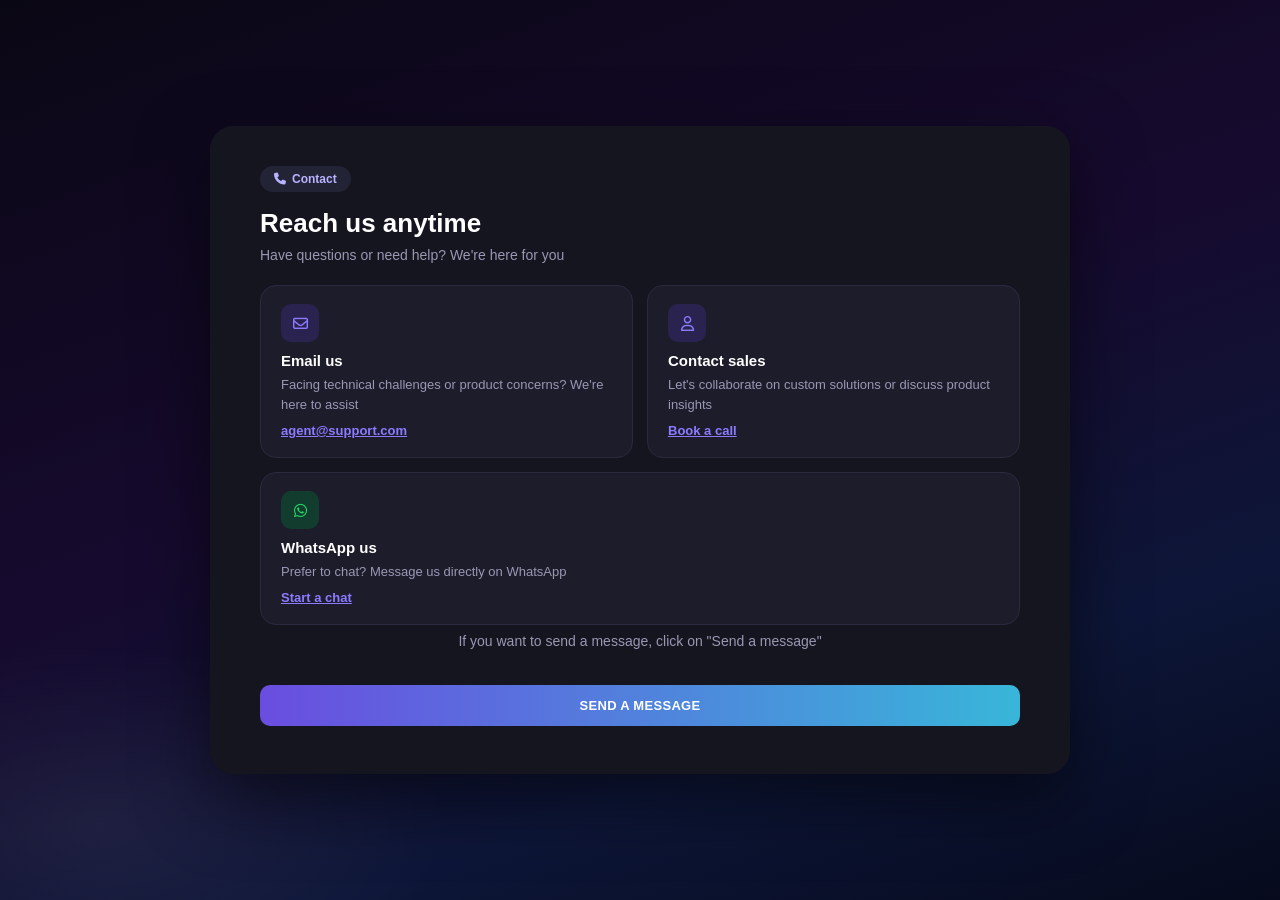
<file: contact.html>
<!DOCTYPE html>
<html lang="en">

<head>
  <meta charset="UTF-8">
  <meta name="viewport" content="width=device-width, initial-scale=1.0">
  <title>Contact us</title>
  <link rel="stylesheet" href="https://cdnjs.cloudflare.com/ajax/libs/font-awesome/6.4.2/css/all.min.css" />
  <link rel="stylesheet" href="contact.css">
</head>

<body>
  <div class="stage" id="stage">

    <div class="panel info" id="infoPanel">
      <div class="inner">
        <span class="eyebrow"><i class="fa-solid fa-phone"></i> Contact</span>
        <h1>Reach us anytime</h1>
        <p class="lead">Have questions or need help? We're here for you</p>

        <div class="card-grid">
          <div class="card">
            <div class="icon-box"><i class="fa-regular fa-envelope"></i></div>
            <h3>Email us</h3>
            <p>Facing technical challenges or product concerns? We're here to assist</p>
            <a href="mailto:agent@support.com">agent@support.com</a>
          </div>

          <div class="card">
            <div class="icon-box"><i class="fa-regular fa-user"></i></div>
            <h3>Contact sales</h3>
            <p>Let's collaborate on custom solutions or discuss product insights</p>
            <a href="#">Book a call</a>
          </div>

          <div class="card">
            <div class="icon-box whatsapp"><i class="fa-brands fa-whatsapp"></i></div>
            <h3>WhatsApp us</h3>
            <p>Prefer to chat? Message us directly on WhatsApp</p>
            <a href="https://wa.me/911234567890" target="_blank" rel="noopener">Start a chat</a>
          </div>
        </div>

        <p class="hint">If you want to send a message, click on "Send a message"</p>
        <button type="button" id="showForm">Send a message</button>
      </div>
    </div>

    <div class="panel form" id="formPanel">
      <form class="inner">
        <div class="icon-box center"><i class="fa-solid fa-headset"></i></div>
        <h1>We'd love to help!</h1>
        <p class="lead">Let us know how</p>

        <input type="text" placeholder="Full name">
        <input type="email" placeholder="Email address">
        <input type="text" placeholder="Subject of interest">
        <textarea placeholder="How may we assist you?" rows="3"></textarea>
        <button type="submit">Send your message</button>
        <button type="button" id="showInfo" class="ghost">Back to contact info</button>
      </form>
    </div>

    <div class="reel-overlay" id="reelOverlay">
      <i class="fa-solid fa-compact-disc"></i>
    </div>
  </div>

  <script src="contact.js"></script>
</body>

</html>
</file>
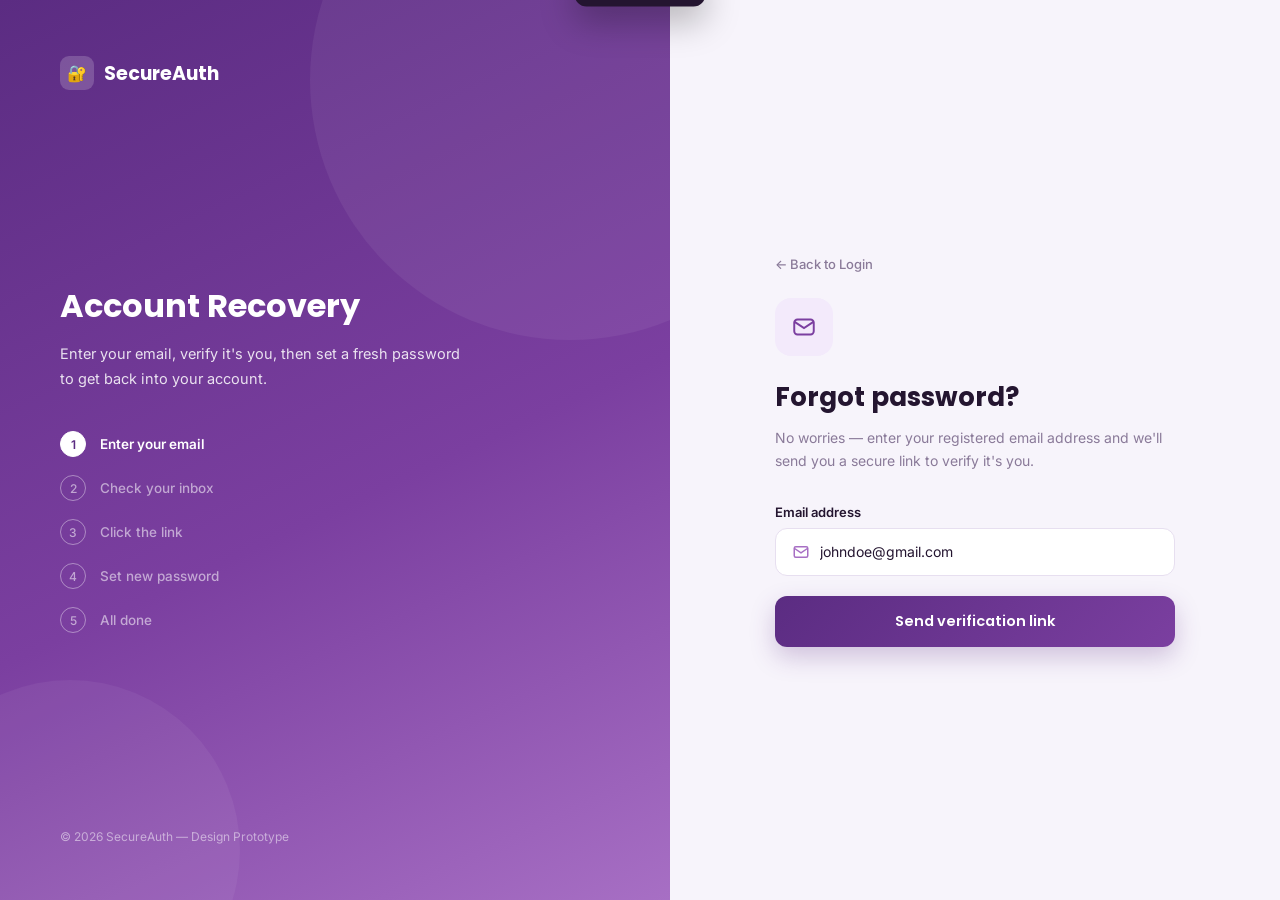
<file: forget.html>
<!DOCTYPE html>
<html lang="en">
<head>
<meta charset="UTF-8">
<meta name="viewport" content="width=device-width, initial-scale=1.0">
<title>Forgot Password - Website Design</title>
<link rel="preconnect" href="https://fonts.googleapis.com">
<link href="https://fonts.googleapis.com/css2?family=Poppins:wght@400;500;600;700;800&family=Inter:wght@400;500;600&display=swap" rel="stylesheet">
<link rel="stylesheet" href="forget.css">
</head>
<body>

<div class="toast" id="toast">
  <span class="dot"></span>
  <span id="toastText">Email sent!</span>
</div>

<div class="wrap">

  <!-- LEFT BRANDING PANEL -->
  <div class="brand-panel">
    <div class="logo">
      <span class="mark">🔐</span>
      SecureAuth
    </div>

    <div class="brand-copy">
      <h2>Account Recovery</h2>
      <p>Enter your email, verify it's you, then set a fresh password to get back into your account.</p>

      <div class="step-track" id="stepTrack">
        <div class="step-item active" data-step="1">
          <span class="step-num">1</span> Enter your email
        </div>
        <div class="step-item" data-step="2">
          <span class="step-num">2</span> Check your inbox
        </div>
        <div class="step-item" data-step="3">
          <span class="step-num">3</span> Click the link
        </div>
        <div class="step-item" data-step="4">
          <span class="step-num">4</span> Set new password
        </div>
        <div class="step-item" data-step="5">
          <span class="step-num">5</span> All done
        </div>
      </div>
    </div>

    <div class="brand-foot">© 2026 SecureAuth — Design Prototype</div>
  </div>

  <!-- RIGHT FORM PANEL -->
  <div class="form-panel">
    <div class="form-card">
      <div class="screens">

        <!-- SCREEN 1: Enter email -->
        <div class="screen active" id="screen1">
          <a class="back-link" href="signin-button.html">← Back to Login</a>
          <div class="icon-circle">
            <svg width="26" height="26" viewBox="0 0 24 24" fill="none" stroke="#7B3FA0" stroke-width="1.8">
              <rect x="3" y="5" width="18" height="14" rx="3"/><path d="M3 7l9 6 9-6"/>
            </svg>
          </div>
          <h1 class="title">Forgot password?</h1>
          <p class="sub">No worries — enter your registered email address and we'll send you a secure link to verify it's you.</p>

          <div class="field">
            <label>Email address</label>
            <div class="input-wrap" id="emailWrap">
              <svg width="18" height="18" viewBox="0 0 24 24" fill="none" stroke="currentColor" stroke-width="2"><rect x="3" y="5" width="18" height="14" rx="2"/><path d="M3 7l9 6 9-6"/></svg>
              <input type="email" id="emailInput" placeholder="you@example.com" value="johndoe@gmail.com">
            </div>
            <div class="error-msg" id="emailError">Please enter a valid email address</div>
          </div>

          <button class="btn-primary" id="sendBtn" onclick="handleSend()">
            <span class="spinner" id="sendSpinner"></span>
            <span id="sendText">Send verification link</span>
          </button>
        </div>

        <!-- SCREEN 2: Check your inbox -->
        <div class="screen" id="screen2">
          <a class="back-link" onclick="goBack()">← Back</a>
          <div class="pulse-mail">
            <svg width="34" height="34" viewBox="0 0 24 24" fill="none" stroke="#7B3FA0" stroke-width="1.8">
              <rect x="3" y="5" width="18" height="14" rx="3"/><path d="M3 7l9 6 9-6"/>
            </svg>
          </div>
          <h1 class="title">Check your inbox</h1>
          <p class="sub">We've sent a verification link to <span class="email-highlight" id="sentEmailText">johndoe@gmail.com</span>. Open the email and click the link to continue.</p>

          <button class="btn-primary" onclick="openEmail()">
            <svg width="16" height="16" viewBox="0 0 24 24" fill="none" stroke="white" stroke-width="2"><rect x="3" y="5" width="18" height="14" rx="3"/><path d="M3 7l9 6 9-6"/></svg>
            Open email (demo)
          </button>
          <button class="btn-ghost" onclick="goTo(1)">Use a different email</button>

          <div class="resend-row">
            Didn't get the email? <a id="resendLink" onclick="resendEmail()">Resend link</a>
            <span id="resendTimer" style="display:none; color:var(--purple-light);"></span>
          </div>
        </div>

        <!-- SCREEN 3: Simulated email inbox -->
        <div class="screen" id="screen3">
          <a class="back-link" onclick="goBack()">← Back</a>
          <p class="sub" style="margin-bottom:16px; font-size:12.5px;">This demo shows what the verification email will look like:</p>

          <div class="email-client">
            <div class="email-client-top">
              <span style="background:#E0577A;"></span><span style="background:#E0A83F;"></span><span style="background:#2FAE72;"></span>
            </div>
            <div class="email-header">
              <div class="subject">Reset your SecureAuth password</div>
              <div class="email-meta">
                <div class="avatar">SA</div>
                <div>
                  <div style="font-weight:600; color:var(--ink);">SecureAuth</div>
                  <div>no-reply@secureauth.com → <span id="recipientEmail">johndoe@gmail.com</span></div>
                </div>
              </div>
            </div>
            <div class="email-body">
              <p>Hi there,</p>
              <p>We received a password reset request for your account. Click the button below to verify it's you and set a new password.</p>
              <button class="email-cta" onclick="verifyFromEmail()">
                Verify & continue →
              </button>
              <p class="link-fallback">If the button doesn't work, copy and paste this link into your browser: https://secureauth.com/verify?token=8f3a9c...</p>
              <p style="font-size:12px; color:var(--ink-soft); margin-top:16px;">This link is valid for 15 minutes. If you didn't request this, you can safely ignore this email.</p>
            </div>
            <div class="email-footer">© 2026 SecureAuth Inc. — This is an automated email</div>
          </div>
        </div>

        <!-- SCREEN 4: Verifying -->
        <div class="screen" id="screen4">
          <div style="text-align:center; padding:60px 0;">
            <div class="spinner" style="display:inline-block; width:38px; height:38px; border-width:3.5px; border-color:#E7DFF0; border-top-color:var(--purple-mid);"></div>
            <h1 class="title" style="margin-top:26px; font-size:19px;">Verifying your link...</h1>
            <p class="sub" style="margin-bottom:0;">One moment, we're confirming your identity</p>
          </div>
        </div>

        <!-- SCREEN 5: Set new password -->
        <div class="screen" id="screen5">
          <a class="back-link" onclick="goBack()">← Back</a>
          <div class="icon-circle">
            <svg width="26" height="26" viewBox="0 0 24 24" fill="none" stroke="#7B3FA0" stroke-width="1.8">
              <rect x="4" y="10" width="16" height="10" rx="2"/><path d="M8 10V7a4 4 0 0 1 8 0v3"/>
            </svg>
          </div>
          <h1 class="title">Set a new password</h1>
          <p class="sub">Identity verified ✅. Choose a strong new password for <span class="email-highlight" id="verifiedEmailText">johndoe@gmail.com</span>.</p>

          <div class="field">
            <label>New password</label>
            <div class="input-wrap" id="pwdWrap">
              <svg width="18" height="18" viewBox="0 0 24 24" fill="none" stroke="currentColor" stroke-width="2"><rect x="4" y="10" width="16" height="10" rx="2"/><path d="M8 10V7a4 4 0 0 1 8 0v3"/></svg>
              <input type="password" id="pwdInput" placeholder="Enter new password">
              <svg id="pwdToggle" class="eye-toggle" width="18" height="18" viewBox="0 0 24 24" fill="none" stroke="currentColor" stroke-width="2" onclick="togglePwd('pwdInput', this)">
                <path d="M1 12s4-7 11-7 11 7 11 7-4 7-11 7-11-7-11-7Z"/><circle cx="12" cy="12" r="3"/>
              </svg>
            </div>
            <div class="error-msg" id="pwdError">Password must be at least 8 characters</div>
          </div>

          <div class="field">
            <label>Confirm new password</label>
            <div class="input-wrap" id="confirmWrap">
              <svg width="18" height="18" viewBox="0 0 24 24" fill="none" stroke="currentColor" stroke-width="2"><rect x="4" y="10" width="16" height="10" rx="2"/><path d="M8 10V7a4 4 0 0 1 8 0v3"/></svg>
              <input type="password" id="confirmInput" placeholder="Re-enter new password">
              <svg id="confirmToggle" class="eye-toggle" width="18" height="18" viewBox="0 0 24 24" fill="none" stroke="currentColor" stroke-width="2" onclick="togglePwd('confirmInput', this)">
                <path d="M1 12s4-7 11-7 11 7 11 7-4 7-11 7-11-7-11-7Z"/><circle cx="12" cy="12" r="3"/>
              </svg>
            </div>
            <div class="error-msg" id="confirmError">Passwords do not match</div>
          </div>

          <div class="pwd-strength" id="pwdStrength">
            <div class="pwd-strength-bar"><span id="pwdStrengthFill"></span></div>
            <span id="pwdStrengthLabel">Password strength</span>
          </div>

          <button class="btn-primary" id="setPwdBtn" onclick="handleSetPassword()">
            <span class="spinner" id="setPwdSpinner"></span>
            <span id="setPwdText">Update password</span>
          </button>
        </div>

        <!-- SCREEN 6: Success -->
        <div class="screen" id="screen6">
          <div class="success-screen">
            <div class="check-circle">
              <svg width="36" height="36" viewBox="0 0 24 24" fill="none" stroke="white" stroke-width="3"><path d="M5 13l4 4L19 7"/></svg>
            </div>
            <h1 class="title">Password updated!</h1>
            <p class="sub">Your new password has been set successfully. You can now log in with your new password.</p>

            <div class="user-chip">
              <div class="avatar">JD</div>
              <div class="info">
                <div class="name">John Doe</div>
                <div class="mail" id="loggedEmail">johndoe@gmail.com</div>
              </div>
              <span class="badge">UPDATED</span>
            </div>

            <button class="btn-primary" onclick="sendPrompt('Ab mujhe dashboard/home page ka design chahiye')">Continue to Dashboard</button>
          </div>
        </div>

      </div>
    </div>
  </div>
</div>

<script src="forget.js"></script>
</body>
</html>
</file>
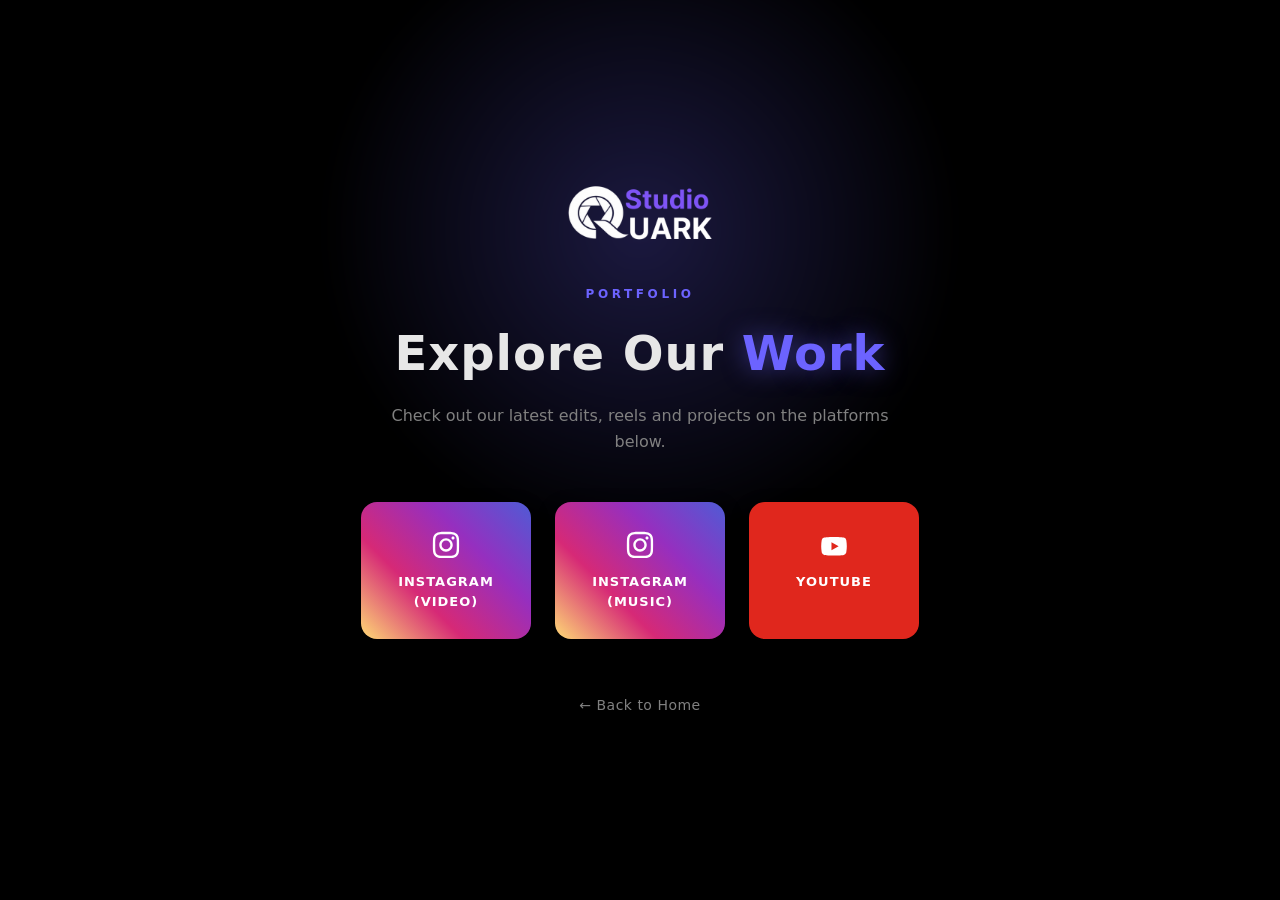
<file: portfolio-page.html>
<!DOCTYPE html>
<html lang="en">

<head>
    <meta charset="UTF-8">
    <meta name="viewport" content="width=device-width, initial-scale=1.0">
    <title>Portfolio - Quark Studio</title>
    <link
        href="https://fonts.googleapis.com/css2?family=Space+Grotesk:wght@400;500;600;700&family=DM+Mono:wght@400;500&display=swap"
        rel="stylesheet">
    <link rel="stylesheet" href="https://cdnjs.cloudflare.com/ajax/libs/font-awesome/6.5.1/css/all.min.css">
    <link rel="stylesheet" href="style.css">
    <link rel="stylesheet" href="portfolio.css">
</head>

<body>

    <div class="portfolio-wrap">

        <div class="portfolio-glow"></div>

        <a href="index.html" class="logo-link">
            <img src="images/logo2.png" alt="Quark Studio">
        </a>

        <span class="portfolio-eyebrow">Portfolio</span>
        <h1>Explore Our <span>Work</span></h1>
        <p>Check out our latest edits, reels and projects on the platforms below.</p>

        <div class="portfolio-links">

            <a class="subscribe-btn ig-btn" href="https://www.instagram.com/anish_009s?igsh=MTA4OG15MHJlbGttbA=="
                target="_blank" rel="noopener">
                <svg class="social-icon" viewBox="0 0 448 512" width="18" height="18" fill="currentColor">
                    <path
                        d="M224.1 141c-63.6 0-114.9 51.3-114.9 114.9s51.3 114.9 114.9 114.9S339 319.5 339 255.9 287.7 141 224.1 141zm0 189.6c-41.1 0-74.7-33.5-74.7-74.7s33.5-74.7 74.7-74.7 74.7 33.5 74.7 74.7-33.6 74.7-74.7 74.7zm146.4-194.3c0 14.9-12 26.8-26.8 26.8-14.9 0-26.8-12-26.8-26.8s12-26.8 26.8-26.8 26.8 12 26.8 26.8zm76.1 27.2c-1.7-35.9-9.9-67.7-36.2-93.9-26.2-26.2-58-34.4-93.9-36.2-37-2.1-147.9-2.1-184.9 0-35.8 1.7-67.6 9.9-93.9 36.1s-34.4 58-36.2 93.9c-2.1 37-2.1 147.9 0 184.9 1.7 35.9 9.9 67.7 36.2 93.9s58 34.4 93.9 36.2c37 2.1 147.9 2.1 184.9 0 35.9-1.7 67.7-9.9 93.9-36.2 26.2-26.2 34.4-58 36.2-93.9 2.1-37 2.1-147.8 0-184.8zM398.8 388c-7.8 19.6-22.9 34.7-42.6 42.6-29.5 11.7-99.5 9-132.1 9s-102.7 2.6-132.1-9c-19.6-7.8-34.7-22.9-42.6-42.6-11.7-29.5-9-99.5-9-132.1s-2.6-102.7 9-132.1c7.8-19.6 22.9-34.7 42.6-42.6 29.5-11.7 99.5-9 132.1-9s102.7-2.6 132.1 9c19.6 7.8 34.7 22.9 42.6 42.6 11.7 29.5 9 99.5 9 132.1s2.7 102.7-9 132.1z" />
                </svg>
                INSTAGRAM (VIDEO)
            </a>

            <a class="subscribe-btn ig-btn" href="https://www.instagram.com/anish_009s?igsh=MTA4OG15MHJlbGttbA=="
                target="_blank" rel="noopener">
                <svg class="social-icon" viewBox="0 0 448 512" width="18" height="18" fill="currentColor">
                    <path
                        d="M224.1 141c-63.6 0-114.9 51.3-114.9 114.9s51.3 114.9 114.9 114.9S339 319.5 339 255.9 287.7 141 224.1 141zm0 189.6c-41.1 0-74.7-33.5-74.7-74.7s33.5-74.7 74.7-74.7 74.7 33.5 74.7 74.7-33.6 74.7-74.7 74.7zm146.4-194.3c0 14.9-12 26.8-26.8 26.8-14.9 0-26.8-12-26.8-26.8s12-26.8 26.8-26.8 26.8 12 26.8 26.8zm76.1 27.2c-1.7-35.9-9.9-67.7-36.2-93.9-26.2-26.2-58-34.4-93.9-36.2-37-2.1-147.9-2.1-184.9 0-35.8 1.7-67.6 9.9-93.9 36.1s-34.4 58-36.2 93.9c-2.1 37-2.1 147.9 0 184.9 1.7 35.9 9.9 67.7 36.2 93.9s58 34.4 93.9 36.2c37 2.1 147.9 2.1 184.9 0 35.9-1.7 67.7-9.9 93.9-36.2 26.2-26.2 34.4-58 36.2-93.9 2.1-37 2.1-147.8 0-184.8zM398.8 388c-7.8 19.6-22.9 34.7-42.6 42.6-29.5 11.7-99.5 9-132.1 9s-102.7 2.6-132.1-9c-19.6-7.8-34.7-22.9-42.6-42.6-11.7-29.5-9-99.5-9-132.1s-2.6-102.7 9-132.1c7.8-19.6 22.9-34.7 42.6-42.6 29.5-11.7 99.5-9 132.1-9s102.7-2.6 132.1 9c19.6 7.8 34.7 22.9 42.6 42.6 11.7 29.5 9 99.5 9 132.1s2.7 102.7-9 132.1z" />
                </svg>
                INSTAGRAM (MUSIC)
            </a>

            <a class="subscribe-btn yt-btn" href="https://youtube.com/@abeatsmusic2783?si=a18peo36rX_Ss0hf"
                target="_blank" rel="noopener">
                <svg class="social-icon" viewBox="0 0 24 24" width="18" height="18" fill="currentColor">
                    <path
                        d="M21.8 8.001a2.75 2.75 0 0 0-1.94-1.946C18.25 5.6 12 5.6 12 5.6s-6.25 0-7.86.455A2.75 2.75 0 0 0 2.2 8.001 28.7 28.7 0 0 0 1.75 13a28.7 28.7 0 0 0 .45 4.999 2.75 2.75 0 0 0 1.94 1.946C5.75 20.4 12 20.4 12 20.4s6.25 0 7.86-.455a2.75 2.75 0 0 0 1.94-1.946A28.7 28.7 0 0 0 22.25 13a28.7 28.7 0 0 0-.45-4.999ZM9.98 16.2V9.8L15.7 13Z" />
                </svg>
                YOUTUBE
            </a>

        </div>

        <a href="index.html" class="back-home">&larr; Back to Home</a>

    </div>

</body>

</html>
</file>
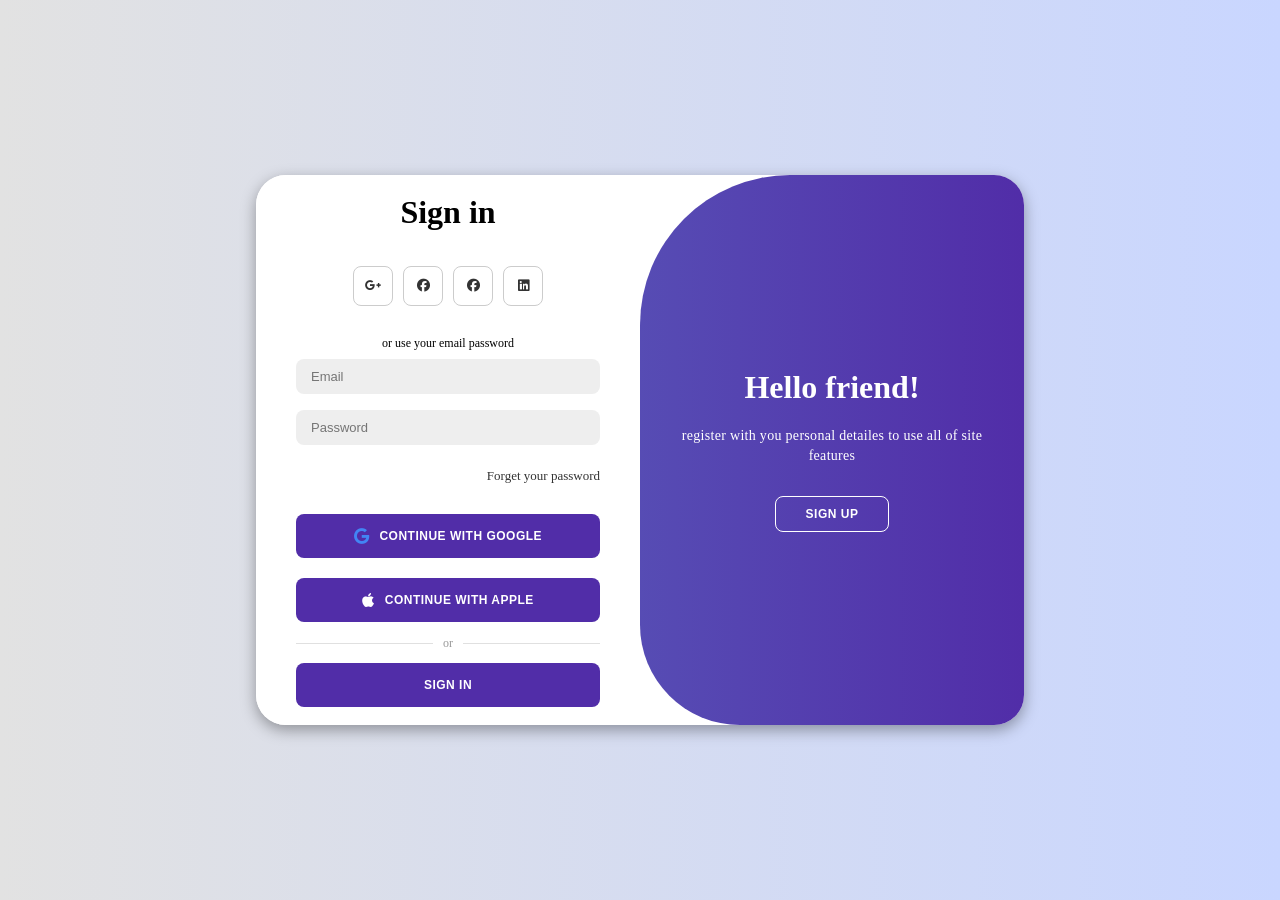
<file: signin-button.html>
<!DOCTYPE html>
<html lang="en">

<head>
  <meta charset="UTF-8">
  <meta name="viewport" content="width=device-width, initial-scale=1.0">
  <title>Sign in page</title>
  <link rel="stylesheet" href="https://cdnjs.cloudflare.com/ajax/libs/font-awesome/6.4.2/css/all.min.css" />
  <link rel="stylesheet" href="style-signin.css">

  <!-- Google Identity Services (real Google login) -->
  <script src="https://accounts.google.com/gsi/client" async defer></script>
  <!-- Sign in with Apple JS (real Apple login) -->
  <script src="https://appleid.cdn-apple.com/appleauth/static/jsapi/appleid/1/en_US/appleid.auth.js" async defer></script>
</head>

<body>
  <div class="container" id="container">

    <!-- SIGN UP -->
    <div class="form-container sign-up">
      <form>
        <h1>Create Account</h1>
        <div class="social-icons">
          <a href="signin-button.html" class="icon">
            <i class="fa-brands fa-google-plus-g"></i>
          </a>
          <a href="#" class="icon">
            <i class="fa-brands fa-facebook"></i>
          </a>
          <a href="#" class="icon">
            <i class="fa-brands fa-facebook"></i>
          </a>
          <a href="#" class="icon">
            <i class="fa-brands fa-linkedin"></i>
          </a>
        </div>
        <span>or use your email for registeration</span>
        <input type="text" placeholder="Name">
        <input type="email" placeholder="Email">
        <input type="password" placeholder="Password">
        <button type="button" id="signUpBtn">Sign up</button>
        <div class="divider"><span>or</span></div>
        <div class="oauth-buttons">
          <button type="button" id="googleSignUpBtn" class="oauth-btn google-btn">
            <i class="fa-brands fa-google"></i>
            <span>Continue with Google</span>
          </button>
          <button type="button" id="appleSignUpBtn" class="oauth-btn apple-btn">
            <i class="fa-brands fa-apple"></i>
            <span>Continue with Apple</span>
          </button>
        </div>

      </form>
    </div>

    <!-- SIGN IN -->
    <div class="form-container sign-in">
      <form>
        <h1>Sign in</h1>
        <div class="social-icons">
          <a href="#" class="icon">
            <i class="fa-brands fa-google-plus-g"></i>
          </a>
          <a href="#" class="icon">
            <i class="fa-brands fa-facebook"></i>
          </a>
          <a href="#" class="icon">
            <i class="fa-brands fa-facebook"></i>
          </a>
          <a href="#" class="icon">
            <i class="fa-brands fa-linkedin"></i>
          </a>
        </div>
        <span>or use your email password</span>
        <input type="email" placeholder="Email">
        <input type="password" placeholder="Password">

        <a href="forget.html" class="forget-link">Forget your password</a>

        <!-- NEW: Google & Apple sign-in buttons, just above Sign in -->
        <div class="oauth-buttons">
          <button type="button" id="googleSignInBtn" class="oauth-btn google-btn">
            <i class="fa-brands fa-google"></i>
            <span>Continue with Google</span>
          </button>
          <button type="button" id="appleSignInBtn" class="oauth-btn apple-btn">
            <i class="fa-brands fa-apple"></i>
            <span>Continue with Apple</span>
          </button>
        </div>

        <div class="divider"><span>or</span></div>

        <button type="button" id="signInBtn">Sign in</button>
      </form>
    </div>

    <div class="toggle-container">
      <div class="toggle">
        <div class="toggle-panel toggle-left">
          <h1>Wellcome back</h1>
          <p>enter you personal detailes to use all of site features</p>
          <button class="hidden" id="login">Sign in</button>
        </div>
        <div class="toggle-panel toggle-right">
          <h1>Hello friend!</h1>
          <p> register with you personal detailes to use all of site features</p>
          <button class="hidden" id="register">Sign up</button>
        </div>
      </div>
    </div>
  </div>

  <script src="script-signin.js"></script>
</body>

</html>
</file>
<file: contact.css>
* {
  margin: 0;
  padding: 0;
  box-sizing: border-box;
  font-family: 'Segoe UI', Roboto, -apple-system, sans-serif;
}

body {
  min-height: 100vh;
  display: flex;
  align-items: center;
  justify-content: center;
  padding: 40px 20px;
  background:
    radial-gradient(ellipse 500px 260px at 8% 92%, rgba(255,255,255,0.06), rgba(255,255,255,0) 70%),
    linear-gradient(160deg,#0a0714 0%, #160a2e 45%, #0d1638 75%, #060a1c 100%);
}

.stage {
  position: relative;
  background-color: #14151f;
  border-radius: 24px;
  box-shadow: 0 25px 70px rgba(0,0,0,0.5);
  overflow: hidden;
  width: 860px;
  max-width: 96%;
  display: grid;
}

.panel {
  grid-column: 1;
  grid-row: 1;
  display: flex;
  align-items: flex-start;
  justify-content: center;
  min-width: 0;
}
.panel .inner { width: 100%; padding: 40px 50px 48px; }

.card-grid {
  display: grid;
  grid-template-columns: 1fr 1fr;
  gap: 14px;
}
.card-grid .card:nth-child(3) { grid-column: 1 / -1; }

.panel.info { z-index: 2; opacity: 1; background: #14151f; }
.panel.form { z-index: 1; opacity: 0; background: #191325; }

.eyebrow {
  display: inline-flex;
  align-items: center;
  gap: 6px;
  width: fit-content;
  background: #232336;
  color: #b7b3ff;
  font-size: 12px;
  font-weight: 600;
  padding: 6px 14px;
  border-radius: 999px;
  margin-bottom: 16px;
}

.stage h1 { font-size: 26px; font-weight: 600; color: #fff; margin-bottom: 4px; }
.stage p { font-size: 14px; line-height: 20px; color: #9a97b3; margin: 6px 0 20px; }
.stage a { color: #8b7bff; font-size: 13px; font-weight: 600; text-decoration: underline; }

.card {
  background: #1d1c2b;
  border: 1px solid #2a2940;
  border-radius: 16px;
  padding: 18px 20px;
}
.card .icon-box {
  width: 38px; height: 38px;
  border-radius: 10px;
  background: #2a2350;
  color: #8b7bff;
  display: flex; align-items: center; justify-content: center;
  margin-bottom: 10px;
  font-size: 15px;
}
.card .icon-box.whatsapp {
  background: #123d2e;
  color: #25d366;
}
.card h3 { font-size: 15px; color: #fff; margin-bottom: 4px; }
.card p { font-size: 13px; margin-bottom: 6px; }

.hint {
  font-size: 12px;
  color: #7a7891;
  margin: 18px 0 4px;
  text-align: center;
}

.icon-box.center {
  width: 46px; height: 46px;
  border-radius: 12px;
  background: #2a2350;
  color: #8b7bff;
  display: flex; align-items: center; justify-content: center;
  font-size: 18px;
  margin: 0 auto 14px;
}
.form h1, .form .lead { text-align: center; }

.stage input, .stage textarea {
  background: #1d1c2b;
  border: 1px solid #2a2940;
  margin: 7px 0;
  padding: 12px 15px;
  font-size: 14px;
  border-radius: 10px;
  width: 100%;
  outline: none;
  color: #fff;
  font-family: inherit;
}
.stage input::placeholder, .stage textarea::placeholder { color: #6b6884; }
.stage input:focus, .stage textarea:focus { border-color: #6a4de0; }
.stage textarea { resize: vertical; }

.stage button {
  background: linear-gradient(to right, #6a4de0, #38b6d9);
  color: #fff;
  font-size: 13px;
  padding: 13px 15px;
  border: none;
  border-radius: 10px;
  font-weight: 600;
  letter-spacing: 0.3px;
  text-transform: uppercase;
  margin-top: 14px;
  cursor: pointer;
  width: 100%;
}
.stage button:hover { opacity: 0.9; }
.stage button.ghost {
  background: transparent;
  border: 1px solid #3a3852;
  color: #9a97b3;
  text-transform: none;
  font-weight: 500;
}

/* ---- film reel spin transition ---- */
.reel-overlay {
  position: absolute;
  inset: 0;
  display: flex;
  align-items: center;
  justify-content: center;
  pointer-events: none;
  opacity: 0;
  z-index: 10;
}
.reel-overlay i { font-size: 64px; color: #38b6d9; }

.stage.playing .reel-overlay {
  animation: reelSpin 0.7s ease-in-out forwards;
}
@keyframes reelSpin {
  0%   { transform: rotate(0deg) scale(0.6); opacity: 0; }
  20%  { opacity: 1; }
  50%  { transform: rotate(420deg) scale(1.15); opacity: 1; }
  80%  { opacity: 1; }
  100% { transform: rotate(760deg) scale(0.6); opacity: 0; }
}

.stage.playing .panel.info,
.stage.playing .panel.form {
  animation-duration: 0.7s;
  animation-timing-function: ease-in-out;
  animation-fill-mode: forwards;
}
.stage.playing.to-form .panel.info { animation-name: reelOut; }
.stage.playing.to-form .panel.form { animation-name: reelIn; z-index: 3; }
.stage.playing.to-info .panel.form { animation-name: reelOut; }
.stage.playing.to-info .panel.info { animation-name: reelIn; z-index: 3; }

@keyframes reelOut {
  0%   { opacity: 1; transform: scale(1); }
  45%  { opacity: 0; transform: scale(0.85); }
  100% { opacity: 0; transform: scale(0.85); }
}
@keyframes reelIn {
  0%   { opacity: 0; transform: scale(1.12); }
  55%  { opacity: 0; transform: scale(1.12); }
  100% { opacity: 1; transform: scale(1); }
}

@media (max-width: 560px) {
  .panel .inner { padding: 36px 26px; }
}
</file>
<file: forget.css>
:root {
    --purple-deep: #5B2C82;
    --purple-mid: #7B3FA0;
    --purple-light: #A76FC4;
    --purple-tint: #F3EAFB;
    --ink: #241530;
    --ink-soft: #8A7A99;
    --white: #FFFFFF;
    --success: #2FAE72;
    --error: #E0577A;
}

* {
    box-sizing: border-box;
    margin: 0;
    padding: 0;
}

html,
body {
    height: 100%;
}

body {
    font-family: 'Inter', sans-serif;
    background: #F7F4FB;
    color: var(--ink);
    min-height: 100vh;
    overflow-x: hidden;
}

.toast {
    position: fixed;
    left: 50%;
    top: 24px;
    transform: translate(-50%, -140%);
    background: var(--ink);
    color: var(--white);
    padding: 14px 22px;
    border-radius: 12px;
    font-size: 13.5px;
    display: flex;
    align-items: center;
    gap: 10px;
    box-shadow: 0 16px 34px rgba(0, 0, 0, 0.25);
    z-index: 999;
    transition: transform .45s cubic-bezier(.2, .9, .3, 1.3);
    max-width: 92vw;
}

.toast.show {
    transform: translate(-50%, 0);
}

.toast .dot {
    width: 8px;
    height: 8px;
    border-radius: 50%;
    background: var(--success);
    flex-shrink: 0;
}

/* ===== layout ===== */
.wrap {
    display: grid;
    grid-template-columns: 1.1fr 1fr;
    min-height: 100vh;
}

@media (max-width: 900px) {
    .wrap {
        grid-template-columns: 1fr;
    }

    .brand-panel {
        display: none;
    }
}

/* left brand panel */
.brand-panel {
    background: linear-gradient(155deg, var(--purple-deep) 0%, var(--purple-mid) 55%, var(--purple-light) 100%);
    position: relative;
    overflow: hidden;
    display: flex;
    flex-direction: column;
    justify-content: space-between;
    padding: 56px 60px;
}

.brand-panel::before {
    content: "";
    position: absolute;
    width: 520px;
    height: 520px;
    border-radius: 50%;
    background: rgba(255, 255, 255, 0.06);
    top: -180px;
    right: -160px;
}

.brand-panel::after {
    content: "";
    position: absolute;
    width: 340px;
    height: 340px;
    border-radius: 50%;
    background: rgba(255, 255, 255, 0.05);
    bottom: -120px;
    left: -100px;
}

.logo {
    display: flex;
    align-items: center;
    gap: 10px;
    color: var(--white);
    font-family: 'Poppins', sans-serif;
    font-weight: 700;
    font-size: 19px;
    position: relative;
    z-index: 2;
}

.logo .mark {
    width: 34px;
    height: 34px;
    border-radius: 9px;
    background: rgba(255, 255, 255, 0.18);
    display: flex;
    align-items: center;
    justify-content: center;
    font-size: 16px;
}

.brand-copy {
    position: relative;
    z-index: 2;
    color: var(--white);
    max-width: 400px;
}

.brand-copy h2 {
    font-family: 'Poppins', sans-serif;
    font-size: 32px;
    font-weight: 700;
    line-height: 1.25;
    margin-bottom: 16px;
}

.brand-copy p {
    font-size: 14.5px;
    line-height: 1.7;
    color: rgba(255, 255, 255, 0.85);
}

.step-track {
    position: relative;
    z-index: 2;
    display: flex;
    flex-direction: column;
    gap: 18px;
    margin-top: 40px;
}

.step-item {
    display: flex;
    align-items: center;
    gap: 14px;
    color: rgba(255, 255, 255, 0.55);
    font-size: 13.5px;
    font-weight: 500;
    transition: color .3s;
}

.step-item.done {
    color: rgba(255, 255, 255, 0.95);
}

.step-item.active {
    color: var(--white);
    font-weight: 600;
}

.step-num {
    width: 26px;
    height: 26px;
    border-radius: 50%;
    border: 1.5px solid rgba(255, 255, 255, 0.4);
    display: flex;
    align-items: center;
    justify-content: center;
    font-size: 12px;
    flex-shrink: 0;
    transition: all .3s;
}

.step-item.active .step-num {
    background: var(--white);
    color: var(--purple-deep);
    border-color: var(--white);
}

.step-item.done .step-num {
    background: rgba(255, 255, 255, 0.25);
    border-color: rgba(255, 255, 255, 0.6);
}

.brand-foot {
    position: relative;
    z-index: 2;
    color: rgba(255, 255, 255, 0.5);
    font-size: 12px;
}

/* right form panel */
.form-panel {
    display: flex;
    align-items: center;
    justify-content: center;
    padding: 40px 24px;
}

.form-card {
    width: 100%;
    max-width: 400px;
}

.screens {
    position: relative;
}

.screen {
    display: none;
    animation: fadeUp .4s ease;
}

.screen.active {
    display: block;
}

@keyframes fadeUp {
    from {
        opacity: 0;
        transform: translateY(10px);
    }

    to {
        opacity: 1;
        transform: translateY(0);
    }
}

.icon-circle {
    width: 58px;
    height: 58px;
    border-radius: 16px;
    background: var(--purple-tint);
    display: flex;
    align-items: center;
    justify-content: center;
    margin-bottom: 22px;
}

h1.title {
    font-family: 'Poppins', sans-serif;
    font-size: 26px;
    font-weight: 700;
    margin-bottom: 10px;
}

p.sub {
    font-size: 14px;
    color: var(--ink-soft);
    line-height: 1.6;
    margin-bottom: 32px;
}

p.sub b {
    color: var(--purple-mid);
    font-weight: 600;
}

.field {
    margin-bottom: 20px;
}

.field label {
    display: block;
    font-size: 13px;
    font-weight: 600;
    margin-bottom: 8px;
}

.input-wrap {
    display: flex;
    align-items: center;
    gap: 10px;
    border: 1.5px solid #E7DFF0;
    border-radius: 12px;
    padding: 14px 16px;
    background: var(--white);
    transition: border-color .2s, box-shadow .2s;
}

.input-wrap:focus-within {
    border-color: var(--purple-mid);
    box-shadow: 0 0 0 4px rgba(123, 63, 160, 0.1);
}

.input-wrap.error {
    border-color: var(--error);
    box-shadow: 0 0 0 4px rgba(224, 87, 122, 0.1);
}

.input-wrap svg {
    flex-shrink: 0;
    color: var(--purple-light);
}

.input-wrap input {
    border: none;
    outline: none;
    background: transparent;
    font-size: 14px;
    color: var(--ink);
    flex: 1;
    font-family: 'Inter', sans-serif;
}

.input-wrap input::placeholder {
    color: #B6AAC4;
}

.error-msg {
    font-size: 11.5px;
    color: var(--error);
    margin-top: 6px;
    display: none;
}

.error-msg.show {
    display: block;
}

.btn-primary {
    width: 100%;
    padding: 15px;
    border: none;
    border-radius: 12px;
    background: linear-gradient(135deg, var(--purple-deep), var(--purple-mid));
    color: var(--white);
    font-family: 'Poppins', sans-serif;
    font-size: 14.5px;
    font-weight: 600;
    cursor: pointer;
    box-shadow: 0 10px 24px rgba(91, 44, 130, 0.25);
    transition: transform .15s, opacity .2s;
    display: flex;
    align-items: center;
    justify-content: center;
    gap: 8px;
}

.btn-primary:active {
    transform: translateY(1px) scale(0.99);
}

.btn-primary:disabled {
    opacity: 0.6;
    cursor: not-allowed;
}

.btn-ghost {
    width: 100%;
    padding: 14px;
    border: 1.5px solid #E7DFF0;
    border-radius: 12px;
    background: var(--white);
    color: var(--ink);
    font-size: 13.5px;
    font-weight: 600;
    cursor: pointer;
    margin-top: 12px;
    transition: border-color .2s, background .2s;
}

.btn-ghost:hover {
    border-color: var(--purple-mid);
    background: var(--purple-tint);
}

.spinner {
    width: 15px;
    height: 15px;
    border: 2.5px solid rgba(255, 255, 255, 0.4);
    border-top-color: var(--white);
    border-radius: 50%;
    animation: spin .7s linear infinite;
    display: none;
}

@keyframes spin {
    to {
        transform: rotate(360deg);
    }
}

.back-link {
    display: inline-flex;
    align-items: center;
    gap: 6px;
    font-size: 13px;
    color: var(--ink-soft);
    text-decoration: none;
    margin-bottom: 26px;
    cursor: pointer;
    font-weight: 500;
}

.back-link:hover {
    color: var(--purple-mid);
}

/* check your inbox */
.pulse-mail {
    width: 84px;
    height: 84px;
    border-radius: 50%;
    background: var(--purple-tint);
    display: flex;
    align-items: center;
    justify-content: center;
    margin-bottom: 26px;
    position: relative;
}

.pulse-mail::before {
    content: "";
    position: absolute;
    inset: 0;
    border-radius: 50%;
    border: 2px solid var(--purple-light);
    animation: pulse 2s ease-out infinite;
}

@keyframes pulse {
    0% {
        transform: scale(1);
        opacity: 0.6;
    }

    100% {
        transform: scale(1.5);
        opacity: 0;
    }
}

.email-highlight {
    background: var(--purple-tint);
    color: var(--purple-deep);
    padding: 2px 8px;
    border-radius: 6px;
    font-weight: 600;
}

.resend-row {
    font-size: 13px;
    color: var(--ink-soft);
    margin-top: 22px;
    text-align: center;
}

.resend-row a {
    color: var(--purple-mid);
    font-weight: 600;
    text-decoration: none;
    cursor: pointer;
}

.resend-row a.disabled {
    color: #C7BAD4;
    pointer-events: none;
}

/* simulated email client */
.email-client {
    border: 1px solid #E7DFF0;
    border-radius: 16px;
    overflow: hidden;
    background: var(--white);
    box-shadow: 0 20px 50px rgba(91, 44, 130, 0.12);
}

.email-client-top {
    background: #FBFAFD;
    border-bottom: 1px solid #EEE7F5;
    padding: 12px 18px;
    display: flex;
    align-items: center;
    gap: 8px;
}

.email-client-top span {
    width: 10px;
    height: 10px;
    border-radius: 50%;
    background: #E7DFF0;
}

.email-header {
    padding: 20px 22px 14px;
    border-bottom: 1px solid #F1ECF7;
}

.email-header .subject {
    font-family: 'Poppins', sans-serif;
    font-weight: 600;
    font-size: 15.5px;
    margin-bottom: 8px;
}

.email-meta {
    display: flex;
    align-items: center;
    gap: 10px;
    font-size: 12.5px;
    color: var(--ink-soft);
}

.avatar {
    width: 30px;
    height: 30px;
    border-radius: 50%;
    background: linear-gradient(135deg, var(--purple-deep), var(--purple-mid));
    color: white;
    display: flex;
    align-items: center;
    justify-content: center;
    font-size: 12px;
    font-weight: 700;
    flex-shrink: 0;
}

.email-body {
    padding: 24px 22px;
}

.email-body p {
    font-size: 13.5px;
    line-height: 1.7;
    color: var(--ink);
    margin-bottom: 16px;
}

.email-cta {
    display: inline-flex;
    align-items: center;
    gap: 8px;
    background: linear-gradient(135deg, var(--purple-deep), var(--purple-mid));
    color: white;
    padding: 13px 26px;
    border-radius: 10px;
    font-size: 13.5px;
    font-weight: 600;
    text-decoration: none;
    cursor: pointer;
    border: none;
    box-shadow: 0 10px 22px rgba(91, 44, 130, 0.25);
    margin-bottom: 16px;
}

.email-body .link-fallback {
    font-size: 11.5px;
    color: var(--ink-soft);
    word-break: break-all;
}

.email-footer {
    padding: 16px 22px;
    background: #FBFAFD;
    border-top: 1px solid #F1ECF7;
    font-size: 11px;
    color: #B6AAC4;
    text-align: center;
}

/* success */
.success-screen {
    text-align: center;
}

.check-circle {
    width: 80px;
    height: 80px;
    border-radius: 50%;
    background: linear-gradient(135deg, #2FAE72, #3FC98A);
    display: flex;
    align-items: center;
    justify-content: center;
    margin: 0 auto 24px;
    box-shadow: 0 14px 30px rgba(47, 174, 114, 0.3);
    animation: pop .5s cubic-bezier(.2, .9, .3, 1.3);
}

@keyframes pop {
    0% {
        transform: scale(0);
    }

    80% {
        transform: scale(1.08);
    }

    100% {
        transform: scale(1);
    }
}

.user-chip {
    display: flex;
    align-items: center;
    gap: 12px;
    background: var(--purple-tint);
    padding: 12px 16px;
    border-radius: 12px;
    margin-top: 22px;
    margin-bottom: 26px;
    text-align: left;
}

.user-chip .avatar {
    width: 38px;
    height: 38px;
    font-size: 14px;
}

.user-chip .info {
    flex: 1;
}

.user-chip .name {
    font-weight: 600;
    font-size: 13.5px;
}

.user-chip .mail {
    font-size: 11.5px;
    color: var(--ink-soft);
}

.user-chip .badge {
    background: var(--success);
    color: white;
    font-size: 10px;
    font-weight: 700;
    padding: 3px 8px;
    border-radius: 20px;
}

/* eye toggle icon inside password field */
.eye-toggle {
    flex-shrink: 0;
    color: var(--ink-soft);
    cursor: pointer;
    transition: color .2s;
}

.eye-toggle:hover {
    color: var(--purple-mid);
}

/* password strength meter */
.pwd-strength {
    margin-bottom: 22px;
    margin-top: -8px;
}

.pwd-strength-bar {
    width: 100%;
    height: 5px;
    background: #EDE6F5;
    border-radius: 10px;
    overflow: hidden;
    margin-bottom: 6px;
}

.pwd-strength-bar span {
    display: block;
    height: 100%;
    width: 0%;
    border-radius: 10px;
    background: var(--error);
    transition: width .3s ease, background .3s ease;
}

.pwd-strength span#pwdStrengthLabel {
    font-size: 11.5px;
    color: var(--ink-soft);
}
</file>
<file: style.css>
* {
    margin: 0;
    padding: 0;
    box-sizing: border-box;
}

body {

    font-family: system-ui, -apple-system, BlinkMacSystemFont, 'Segoe UI', Roboto, Oxygen, Ubuntu, Cantarell, 'Open Sans', 'Helvetica Neue', sans-serif;
    background-color: black;
    color: #e7e7e7;
    min-height: 100vh;
    line-height: 1.5;
    padding: 0 50px;
}

.image-gradint {
    position: absolute;
    top: 0;
    right: 0;
    opacity: 0.5;
    z-index: -1;
}

.layer-blur {
    height: 0;
    width: 30rem;
    position: absolute;
    top: 20%;
    right: 0;
    box-shadow: 0 0 700px 15px white;
    rotate: -30deg;
    z-index: -1;
}

.container {

    width: 100%;
    min-height: 55rem;
    /* margin: 0 auto; */
    margin-top: -30px;
    padding: 0 2rem;
    position: relative;
    overflow: hidden;
}

/* =========================================================
   .main-nav
   NOTE: ye saari properties pehle <header> tag pe thi. Ab
   <header>/<nav> tags HTML se hata diye gaye hain, isliye
   unki saari CSS (fixed positioning, background, padding,
   z-index, etc.) seedha isi ".main-nav" div pe move kar di
   gayi hai — taaki header remove karne se layout/behaviour
   me koi farak na pade.
   ========================================================= */
.main-nav {
    display: flex;
    justify-content: space-between;
    align-items: center;
    /* padding: 0rem 5rem; */
    position: fixed;
    top: 0;
    left: 0;
    width: 100%;
    max-height: 12%;
    /* FIX: pehle z-index:1000 tha. ".nav-links" (mobile slide-in
       panel) aur ".hamburger" ab isi ".main-nav" ke ANDAR nested
       hain, isliye unka apna z-index (1050 / 1100) sirf ".main-nav"
       ke andar hi kaam karta hai — bahar (page level) pe wo poora
       ".main-nav" ke z-index (1000) ke barabar treat hote the.
       ".nav-overlay" (dim background, z-index:1040) ".main-nav" ka
       SIBLING hai, isliye 1040 > 1000 hone ki wajah se overlay poore
       nav (menu + hamburger) ke UPAR aa jaata tha aur menu click/tap
       kaam nahi karta tha. Ab z-index badhakar 2000 kar diya, taaki
       ".main-nav" (aur uske andar ka nav-links + hamburger) hamesha
       overlay ke upar rahe aur menu sahi se open/click ho. */
    z-index: 2000;
    background-color: #000000d3;
    /* background:transparent; */
    padding: 0 5rem;
}

.main-nav img {

    margin-top: 11px;
    width: 155px;
    height: 60px;
}

/* header h1 {
        margin: 0;
        font-size: 3rem;
        font-weight: 300;
    } */

/* =========================================================
   NAV-LINKS
   Pehle ye poora block ek <nav> tag ke andar tha (jo ".main-nav"
   class + id="mainNav" carry karta tha) aur uske andar ek
   <div class="nav-links" id="nav-links"> nested thi. Ab <nav>
   tag ko HTML se hata diya gaya hai — uski saari zimmedari
   (desktop horizontal layout + mobile slide-in panel + link
   styling) seedha isi ".nav-links" / "#nav-links" div ko de
   di gayi hai. Mobile (<=860px) wali slide-in panel styling
   media.css me ".nav-links" ke naam se hi defined hai.
   ========================================================= */
.nav-links {
    display: flex;
    align-items: center;
    gap: 3rem;
    margin-left: -5%;
}

.nav-links ul {
    display: flex;
    align-items: center;
    gap: 3rem;
    list-style: none;
    margin: 0;
    padding: 0;
}

.nav-links li {
    list-style: none;
}

/* Sirf <li> ke andar wale links (HOME, ABOUT, etc.) ko hi ye
   underline-hover-span effect milta hai — SIGNING button
   (.btn-signin) <li> ke andar nahi hai, isliye ye rules use
   touch nahi karte aur uski apni styling (background, radius,
   black text) bina kisi conflict ke sahi dikhti hai. */
.nav-links li a {
    position: relative;
    font-size: 1.1rem;
    font-weight: 500;
    color: gray;
    text-decoration: none;
    padding: 6px 7px;
    transition: .5s;

}

.nav-links li a:hover {
    color: #0ef;
}

.nav-links li a span {
    position: absolute;
    top: 0;
    left: 0;
    width: 100%;
    height: 100%;
    z-index: -1;
    border-bottom: 2px solid #0ef;
    border-radius: 15px;
    transform: scale(0) translateY(50px);
    opacity: 0;
    transition: .5s;
}

.nav-links li a:hover span {
    transform: scale(1) translateY(0);
    opacity: 1;
}

.hamburger {
    display: none;
}

.hamburger span {
    display: block;
    width: 26px;
    height: 2px;
    background: #e7e7e7;
    /* already halka white-grey hai */
    border-radius: 2px;
    transition: transform .3s ease, opacity .3s ease, background-color .3s ease;
}

.hamburger:hover span {
    background: #0ef;
    /* ye hover effect hai jo hatana hai */
}

.btn-signin {
    background-color: #a7a7a7;
    color: black;
    padding: 0.8rem 2rem;
    border-radius: 50px;
    border: none;
    font-size: 1rem;
    font-weight: 500;
    transition: background-color 0.2s ease;
    z-index: 999;
    text-decoration: none;
}

.btn-signin:hover {
    background-color: white;
    cursor: pointer;
}

/* =========================================================
   HAMBURGER ICON
   Default state: HIDDEN (desktop pe nav already dikh raha hota
   hai isliye hamburger ki zaroorat nahi). Ye sirf
   @media (max-width:768px) ke andar "display:flex" hoke dikhega.
   Ab ye <a> tag hai (pehle <button> tha), isliye anchor ki
   default underline/pointer bhi yahin reset kar di hai.
   ========================================================= */
.hamburger {
    display: none;
    flex-direction: column;
    justify-content: center;
    align-items: center;
    gap: 6px;
    width: 38px;
    height: 38px;
    padding: 0;
    background: transparent;
    border: none;
    cursor: pointer;
    z-index: 1100;
    flex-shrink: 0;
    text-decoration: none;
}

.hamburger span {
    display: block;
    width: 26px;
    height: 2px;
    background: #e7e7e7;
    border-radius: 2px;
    transition: transform .3s ease, opacity .3s ease, background-color .3s ease;
}

.hamburger:hover span {
    background: #0ef;
}

/* jab menu khula ho (JS "active" class add karta hai), teeno
       lines ek "X" shape me animate ho jaati hain */
.hamburger.active span:nth-child(1) {
    transform: translateY(8px) rotate(45deg);
}

.hamburger.active span:nth-child(2) {
    opacity: 0;
}

.hamburger.active span:nth-child(3) {
    transform: translateY(-8px) rotate(-45deg);
}

/* background dim overlay — mobile menu khule hone par content ke
       peeche dikhega, aur isi pe click karke menu band bhi ho sakta hai */
.nav-overlay {
    display: none;
    position: fixed;
    inset: 0;
    background: rgba(0, 0, 0, 0.6);
    z-index: 1040;
    opacity: 0;
    transition: opacity .3s ease;
}

/* main contant */
main {
    display: flex;
    flex-direction: column;
    justify-content: center;
    min-height: calc(90vh - 6rem);
}

.content {
    max-width: 40rem;
    /* margin-left: 10%; */
    margin-top: 20%;
    z-index: 999;
}

.tag-box {
    position: relative;
    width: 18rem;
    height: 2.5rem;
    border-radius: 50px;
    background: linear-gradient(to right, #656565, #7f42a7, #6600c5,
            #5300a0, #757575, #656565);
    background-size: 200%;
    animation: animationGradient 2.5s linear infinite;
    box-shadow: 0 0 15px white;
}

@keyframes animationGradient {
    to {
        background-position: 200%;
    }
}

.tag-box .tag {
    position: absolute;
    inset: 3px 3px 3px 3px;
    background-color: black;
    border-radius: 50px;
    display: flex;
    align-items: center;
    justify-content: center;
    transition: 0.5s ease;
    cursor: pointer;
}

.tag-box .tag:hover {
    color: #5300a4;
}

.content h1 {
    font-size: 3rem;
    font-weight: 600;
    letter-spacing: 0.1rem;
    margin: 2rem 0;
    line-height: 1.2;
    text-shadow: 0 0 10px rgba(128, 128, 128, 0.418);

}

.content h1 span {
    color: #6C63FF;
}

.content p {
    text-transform: capitalize;
}

.description {
    font-size: 1.2rem;
    letter-spacing: 0.05rem;
    max-width: 35rem;
    color: gray;
}

.buttons {
    display: flex;
    gap: 1rem;
    margin-top: 3rem;
}

.btn-get-started {
    width: 220px;
    height: 45px;
    text-decoration: none;
    border: 1px solid #2a2a2a;
    padding: 0.7rem 1.2rem;
    border-radius: 10px;
    font-size: 1.2rem;
    font-weight: 600;
    letter-spacing: 0.1em;
    transition: background-color 0.2s ease;
    display: flex;
    align-items: center;
    justify-content: center;

}

.btn-get-started:hover {
    background-color: #1a1a1a;
}

.btn-wrap {
    position: relative;
    display: inline-block;
}

.btn-wrap a {
    text-decoration: none;
}

/* ================= LIQUID BUTTON (hover pe fill hota hai) ================= */
.liquid-btn {
    position: relative;
    width: 200px;
    height: 45px;
    border: 2px solid #00d4ff;
    border-radius: 10px;
    overflow: visible;
    /* visible taaki sparkles bahar burst ho sakein */
    background: transparent;
    cursor: pointer;
    font-size: 18px;
    font-weight: bold;
    color: #00d4ff;
    letter-spacing: 1px;
    transition: color 0.4s ease;
    display: flex;
    align-items: center;
    justify-content: center;

}

.liquid-btn span:not(.sparkle) {
    position: relative;
    z-index: 2;
}

/* liquid ko sirf isi mask ke andar clip kiya jata hai,
   isliye ye button ke bahar kabhi nahi dikhega, sirf andar hi fill hoga */
.liquid-mask {
    position: absolute;
    inset: 0;
    border-radius: 8px;
    overflow: hidden;
    z-index: 1;
}

.liquid {
    position: absolute;
    top: 100%;
    left: 0;
    width: 100%;
    height: 100%;
    background: #00d4ff;
    transition: top 0.4s ease;
}

.liquid::before,
.liquid::after {
    content: "";
    position: absolute;
    width: 200%;
    height: 200%;
    top: -150%;
    left: -50%;
    border-radius: 10%;
    background: rgba(255, 255, 255, 0.3);
    animation: wave 4s linear infinite;
}

.liquid::after {
    border-radius: 10%;
    animation-duration: 6s;
    opacity: 0.5;
}

.liquid-btn:hover .liquid {
    top: 0;
}

.liquid-btn:hover {
    color: #1e1e1e;
}

@keyframes wave {
    0% {
        transform: rotate(0deg);
    }

    100% {
        transform: rotate(360deg);
    }
}

/* =========================================================
   CLICK STATE: jab btnWrap pe "sparkle-active" class lagti hai
   (JS click par lagata hai), button ka background TRANSPARENT
   ho jata hai aur sirf glowing border reh jata hai — jaisa
   original sparkle button me tha
   ========================================================= */
.sparkle-active .liquid-btn {
    background: transparent;
    color: #ffffff;
    border: 2px solid #00d4ff;
    box-shadow: 0 0 14px rgba(0, 212, 255, 0.5);
}

/* click ke time liquid fill ko bhi chhupa dete hain,
   taaki sirf clean transparent + glow wala look aaye.
   transition: none isliye taaki ye INSTANT ho, smoothly animate na ho */
.sparkle-active .liquid {
    top: 100% !important;
    transition: none !important;
}

/* ================= SPARKLE EFFECT (CLICK pe trigger hota hai) ================= */
.sparkle {
    position: absolute;
    top: 50%;
    left: 50%;
    width: 12px;
    height: 12px;
    pointer-events: none;
    z-index: 3;
    /* liquid aur text dono ke upar */

    background: currentColor;
    clip-path: polygon(50% 0%, 61% 39%, 100% 50%,
            61% 61%, 50% 100%, 39% 61%,
            0% 50%, 39% 39%);

    opacity: 0;
    transform: translate(-50%, -50%) scale(0);
}

/* ye class JS click par add/remove karega */
.sparkle-active .sparkle {
    animation: burst 0.7s ease-out forwards;
}

.sparkle-active .sparkle:nth-child(3) {
    animation-delay: 0s;
}

.sparkle-active .sparkle:nth-child(4) {
    animation-delay: 0.03s;
}

.sparkle-active .sparkle:nth-child(5) {
    animation-delay: 0.06s;
}

.sparkle-active .sparkle:nth-child(6) {
    animation-delay: 0.02s;
}

.sparkle-active .sparkle:nth-child(7) {
    animation-delay: 0.08s;
}

.sparkle-active .sparkle:nth-child(8) {
    animation-delay: 0.05s;
}

.sparkle-active .sparkle:nth-child(9) {
    animation-delay: 0.01s;
}

.sparkle-active .sparkle:nth-child(10) {
    animation-delay: 0.07s;
}

@keyframes burst {
    0% {
        transform: translate(-50%, -50%) translate(0, 0) scale(0);
        opacity: 0;
    }

    30% {
        transform: translate(-50%, -50%) translate(calc(var(--tx) * 0.3), calc(var(--ty) * 0.3)) scale(1);
        opacity: 1;
    }

    100% {
        transform: translate(-50%, -50%) translate(var(--tx), var(--ty)) scale(0.3);
        opacity: 0;
    }
}

.robot-3d {
    position: absolute;
    top: 0;
    right: -20%;
}

/* tablet responsiv */


/* mobile  */


/* <!-- Latest uploaded section  --> */

:root {
    --bg: #0d0d0d;
    --bg-card: #1a1a1a;
    --red: #e0271d;
    --white: #f5f5f5;
    --gray: #9a9a9a;
    --border: #2a2a2a;
}

/* SECTION HEADER */
.section-title {
    text-align: center;
    font-size: 34px;
    font-weight: 900;
    letter-spacing: 1px;
    margin-top: 60px;
    margin-bottom: 40px;

}

.accent {
    color: red;
}

/* SUBSCRIBE BUTTON */
.subscribe-wrap {
    display: flex;
    justify-content: center;
    flex-wrap: wrap;
    gap: 16px;
    margin-bottom: 100px;
}

.subscribe-btn {
    display: inline-flex;
    align-items: center;
    gap: 8px;
    color: #fff;
    text-decoration: none;
    font-weight: 800;
    font-size: 13px;
    letter-spacing: 1px;
    padding: 12px 24px;
    border-radius: 10px;
    box-shadow: 0 6px 18px rgba(0, 0, 0, 0.45);
    transition: transform .2s ease, box-shadow .2s ease, filter .2s ease;
}

.subscribe-btn:hover {
    transform: translateY(-2px);
    filter: brightness(1.12);
}

.social-icon {
    flex-shrink: 0;
}

.yt-btn {
    background: var(--red);

}

.yt-btn:hover {
    box-shadow: 0 6px 18px rgba(224, 39, 29, 0.6);
}

.ig-btn {
    background: linear-gradient(45deg, #feda75, #d62976, #962fbf, #4f5bd5);

}

.ig-btn:hover {
    box-shadow: 0 6px 18px rgba(214, 41, 118, 0.6);
}

.fb-btn {
    background: #1877f2;

}

.fb-btn:hover {
    box-shadow: 0 6px 18px rgba(24, 119, 242, 0.5);
}

.tw-btn {
    background: #000000;
    border: 1px solid var(--border);

}

.tw-btn:hover {
    box-shadow: 0 6px 18px rgba(255, 255, 255, 0.25);
}



/* GRID */
/* FIX: pehle yahan "height: 500px" fixed tha. Chhoti screens pe jab
       auto-fit ki wajah se cards ek column me stack hote the, container
       ki height fixed hi rehti thi — isliye cards box ke bahar overflow
       karke niche wale "COLOUR GRADING" section ke upar OVERLAP ho jaate
       the. Ab height hata di hai, taaki grid apne content ke hisaab se
       khud height le le (auto height) — isse overlap fix ho gaya. */
.grid {
    display: grid;
    grid-template-columns: repeat(auto-fit, minmax(280px, 1fr));
    align-items: start;
    gap: 28px;
    max-width: 1100px;
    margin: 0 auto;
    padding: 0 40px 100px;

}

.card {
    background: var(--bg-card);
    border: 1px solid var(--border);
    border-radius: 6px;
    overflow: hidden;
    text-decoration: none;
    color: var(--white);
    display: block;
    cursor: pointer;
    transition: transform .25s ease, border-color .25s ease, box-shadow .25s ease;
}

.card:hover {
    transform: translateY(-6px);
    border-color: var(--red);
    box-shadow: 0 12px 30px rgba(224, 39, 29, 0.25);
}

.thumb-wrap {
    position: relative;
    width: 100%;
    aspect-ratio: 16/9;
    overflow: hidden;
    background: #000;

}

.thumb-wrap img {
    width: 100%;
    height: 100%;
    object-fit: fill;
    display: block;
    transition: transform .35s ease;
}

.card:hover .thumb-wrap img {
    transform: scale(1.06);
}

.play-btn {
    position: absolute;
    top: 50%;
    left: 50%;
    transform: translate(-50%, -50%);
    width: 52px;
    height: 52px;
    background: rgba(255, 255, 255, 0.9);
    border-radius: 50%;
    display: flex;
    align-items: center;
    justify-content: center;
    opacity: 0;
    transition: opacity .25s ease, transform .25s ease;
}

.card:hover .play-btn {
    opacity: 1;
    transform: translate(-50%, -50%) scale(1.05);
}

.play-btn::after {
    content: "";
    border-style: solid;
    border-width: 9px 0 9px 15px;
    border-color: transparent transparent transparent var(--red);
    margin-left: 4px;
}

.card-body {
    padding: 16px 18px 20px;
}

.date {
    color: var(--red);
    font-size: 12px;
    font-weight: 700;
    letter-spacing: .5px;
    margin-bottom: 8px;
    display: block;
}

.title {
    font-size: 15px;
    font-weight: 700;
    line-height: 1.4;
    color: var(--white);
}



/* color grading slide  */

/* ============================================= */
/* :root ke andar "CSS variables" define kiye hain */
/* inko baad me var(--bg) jaise use karte hain,     */
/* taaki color change karna ho to yaha se ek jagah  */
/* badal sakein                                     */
/* ============================================= */
:root {
    --bg: #0e0f11;
    /* poori page ka background color (dark) */
    --line: #f2f2f2;
    /* beech wali divider line ka color */
    --handle: #ffffff;
    /* gol handle (button) ka color */
    --handle-shadow: rgba(0, 0, 0, 0.35);
    /* handle ke niche ka shadow */
    --label-bg: rgba(0, 0, 0, 0.55);
    /* BEFORE/AFTER label ka background */
}

/* wrap = ek single widget (heading + video-box + hint) ka container */
.wrap {
    width: 100%;
}

/* single-wrap: ab sirf EK compare box hota hai (colour ya vfx) */
.single-wrap {
    max-width: 700px;
    margin: 0;
}

/* =========================================================
   slide-layout: compare box (LEFT) aur video-select gallery
   (RIGHT) ko side-by-side rakhne wala flex container.
   Chhoti screen pe flex-wrap se video boxes apne aap
   compare box ke NICHE chale jaate hain.
   ========================================================= */
.slide-layout {
    display: flex;
    align-items: center;
    justify-content: center;
    gap: 40px;
    flex-wrap: wrap;
    max-width: 1100px;
    margin: 0 auto;
}

.slide-layout .single-wrap {
    flex: 1 1 500px;
}

.video-select-panel {
    flex: 0 1 220px;
}

/* ================================================= */
/* .compare = wo box jisme dono videos overlap hoti hain */
/* ================================================= */
.compare {
    position: relative;
    /* important: iske andar jo bhi "absolute" hai
                            wo isi box ke relative position lega */
    width: 100%;
    aspect-ratio: 16 / 10;
    max-height: 70vh;
    /* screen se bada na ho */
    margin: 0 auto;
    border-radius: 14px;
    /* gol corners */
    overflow: hidden;
    /* box ke bahar kuch bhi na dikhe (clip ho jaye) */
    background: #000;
    box-shadow: 0 20px 60px rgba(0, 0, 0, 0.5);
    /* niche halka shadow */
    border: 2px solid transparent;
    box-sizing: border-box;
    user-select: none;
    /* drag karte waqt text select na ho */
    touch-action: none;
    /* mobile pe scroll na ho jab handle drag karein */
    transition: transform 0.35s ease, box-shadow 0.35s ease;
    margin-top: 40px;
}

/* box par mouse le jaane par thoda bada, white border aur glow wala effect */
.compare:hover {
    transform: scale(1.02);
    border: 2px solid rgb(255, 255, 255);
    box-shadow: 0 0 30px rgba(255, 255, 255, 0.65), 0 26px 70px rgba(0, 0, 0, 0.65);
}

/* dono <video> tags (before + after) ke liye common style */
.compare video {
    position: absolute;
    top: 0;
    left: 0;
    width: 100%;
    height: 100%;
    object-fit: cover;
    display: block;
    pointer-events: none;
}

.video-after {
    clip-path: inset(0 0 0 50%);
}

/* beech wali safed VERTICAL line jo before/after ko divide karti hai */
.divider-line {
    position: absolute;
    top: 0;
    bottom: 0;
    left: 50%;
    width: 2px;
    background: var(--line);
    box-shadow: 0 0 8px rgba(0, 0, 0, 0.6);
    transform: translateX(-1px);
    pointer-events: none;
}

/* beech wala gol drag-able button (handle) */
.handle {
    position: absolute;
    left: 50%;
    top: 50%;
    width: 44px;
    height: 44px;
    border-radius: 50%;
    background: var(--handle);
    box-shadow: 0 4px 14px var(--handle-shadow);
    transform: translate(-50%, -50%);
    display: flex;
    align-items: center;
    justify-content: center;
    cursor: ew-resize;
}

.handle svg {
    width: 20px;
    height: 20px;
    color: #222;
}

/* BEFORE aur AFTER wale chhote label boxes ki common styling */
.tag {
    position: absolute;
    top: 12px;
    padding: 4px 10px;
    font-size: 12px;
    font-weight: 600;
    letter-spacing: 0.03em;
    color: #fff;
    background: var(--label-bg);
    border-radius: 6px;
    pointer-events: none;
}

.tag-before {
    left: 12px;
}

.tag-after {
    right: 12px;
}

.hint {
    text-align: center;
    color: #8a8a8a;
    font-size: 13px;
    margin-top: 12px;
}

.section-heading {
    text-align: center;
    font-size: 22px;
    letter-spacing: 1px;
    margin-bottom: 30px;
}

.color-box {
    margin-bottom: 50px;
}

/* =========================================================
   GAP between colour slide and vfx slide
   ========================================================= */
.section-gap {
    height: 90px;
    border-bottom: 1px solid var(--border, #2a2a2a);
    max-width: 1100px;
    margin: 0 auto 40px;
}



/* =========================================================
   VIDEO SELECT GALLERY (colour/vfx slider ke NICHE wale
   3 video boxes). Inpe click karne se us section ke apne
   compare box ka video change hota hai — script.js me dekh lena
   ========================================================= */

.video-select-hint {
    text-align: center;
    color: #8a8a8a;
    font-size: 12px;
    letter-spacing: 1px;
    margin-bottom: 16px;
    text-transform: uppercase;
}

/* ab video boxes slider ke RIGHT side me ek column me stack hote hain */
.video-select-grid {
    display: flex;
    flex-direction: column;
    gap: 14px;
    width: 100%;
    max-width: 220px;
    margin: 0 auto;
}

.video-select-item {
    display: flex;
    flex-direction: column;
    align-items: center;
    justify-content: center;
    gap: 10px;
    background: #151517;
    border: 2px solid var(--border, #2a2a2a);
    border-radius: 12px;
    padding: 22px 14px;
    cursor: pointer;
    color: #e7e7e7;
    font-family: inherit;
    transition: transform .25s ease, border-color .25s ease, box-shadow .25s ease, background .25s ease;
}

.video-select-item:hover {
    transform: translateY(-4px);
    border-color: #6C63FF;
    box-shadow: 0 12px 26px rgba(108, 99, 255, 0.25);
}

/* jo video abhi compare box me dikh raha hai, uska box highlight rahega */
.video-select-item.active {
    border-color: #6C63FF;
    background: #1b1b30;
    box-shadow: 0 0 0 1px #6C63FF, 0 12px 26px rgba(108, 99, 255, 0.35);
}

.video-select-thumb {
    width: 52px;
    height: 52px;
    border-radius: 50%;
    display: flex;
    align-items: center;
    justify-content: center;
    background: rgba(108, 99, 255, 0.12);
    color: #6C63FF;
    flex-shrink: 0;
}

.video-select-item.active .video-select-thumb {
    background: #6C63FF;
    color: #fff;
}

.video-select-label {
    font-size: 13px;
    font-weight: 700;
    letter-spacing: .5px;
}



/* about page  */
.section-heading {
    text-align: center;
    font-size: 34px;
    font-weight: 900;
    letter-spacing: 1px;
    margin-top: 60px;
    /* margin-bottom: 40px; */

}

.about {
    display: flex;
    justify-content: center;
    align-items: stretch;
    flex-wrap: wrap;
    gap: 30px;
    padding: 60px 40px 100px;
    max-width: 1200px;
    margin: 0 auto;
    margin-bottom: 90px;

}

.about-card {
    flex: 1 1 320px;
    max-width: 360px;
    background: var(--bg-card);
    border: 1px solid var(--border);
    border-radius: 14px;
    padding: 40px 32px 30px;
    text-align: center;
    transition: transform .25s ease, border-color .25s ease, box-shadow .25s ease;
}

.about-card:hover {
    transform: translateY(-6px);
    border-color: var(--red);
    box-shadow: 0 12px 30px rgba(224, 39, 29, 0.25);
}

.profile-img {
    width: 130px;
    height: 130px;
    border-radius: 50%;
    object-fit: cover;
    border: 3px solid var(--red);
    margin: 0 auto 20px;
    display: block;
}

.about-card h1 {
    font-family: Georgia, 'Times New Roman', serif;
    font-size: 24px;
    letter-spacing: 0.5px;
    margin-bottom: 6px;
    color: var(--white);
}

.about-card .role {
    color: var(--red);
    font-size: 13px;
    font-weight: bold;
    text-transform: uppercase;
    letter-spacing: 2px;
    margin-bottom: 30px;
}

.info-rows {
    text-align: left;
}

.row {
    display: flex;
    justify-content: space-between;
    align-items: center;
    padding: 16px 4px;
    border-bottom: 1px solid var(--border);
}

.row:last-child {
    border-bottom: none;
}

.row .label {
    font-size: 13px;
    color: var(--gray);
    letter-spacing: .5px;
}

.row .value {
    font-size: 14px;
    font-weight: 600;
    color: var(--white);
}

.social-row .value {
    display: inline-flex;
    align-items: center;
    gap: 6px;
    text-decoration: none;
    color: #6C63FF;
    font-weight: 700;
    transition: color .2s ease, gap .2s ease;
}

.social-row .value:hover {
    color: #ff5347;
    gap: 9px;
}

.social-row svg {
    flex-shrink: 0;
}



/* ================= TOOLS & SOFTWARE WE USE (below About section) ================= */
.tools-section {
    padding: 0 40px 100px;
    max-width: 1100px;
    margin: -40px auto 0;
}

.tools-grid {
    display: flex;
    justify-content: center;
    align-items: stretch;
    flex-wrap: wrap;
    gap: 20px;
}

.tool-item {
    flex: 0 1 140px;
    display: flex;
    flex-direction: column;
    align-items: center;
    justify-content: center;
    gap: 14px;
    background: var(--bg-card);
    border: 1px solid var(--border);
    border-radius: 14px;
    padding: 26px 16px;
    transition: transform .25s ease, border-color .25s ease, box-shadow .25s ease;
}

.tool-item:hover {
    transform: translateY(-6px);
    border-color: var(--red);
    box-shadow: 0 12px 30px rgba(224, 39, 29, 0.25);
}

.tool-icon {
    width: 48px;
    height: 48px;
    object-fit: contain;
}

.tool-name {
    font-size: 13px;
    font-weight: 700;
    letter-spacing: .3px;
    color: var(--white);
    text-align: center;
}



/* services or project page */

:root {
    --bg: #0b0b0d;
    --bg-card: #151317;
    --violet: #8b5cf6;
    --violet-soft: rgba(139, 92, 246, 0.25);
    --white: #f5f5f5;
    --gray: #9a9a9a;
    --border: #2a2a30;
}

/* body {
        background: var(--bg);
        color: var(--white);
        font-family: 'Segoe UI', Arial, sans-serif;
    } */

/* poster */

.hero-banner {
    width: 100%;
    margin-top: 40px;
    overflow: hidden;
}

.hero-banner img {
    width: 100%;
    height: auto;
    max-height: 700px;
    object-fit: fill;
    display: block;
}

/* ============ SECTION TITLES ============ */
.services-section .demo {
    text-align: center;
    font-size: 20px;
    font-weight: 800;
    letter-spacing: 1px;
    margin-bottom: 100px;
    color: #6C63FF;

}

.services-section a {
    text-decoration: none;
}

.section-title {
    text-align: center;
    font-size: 26px;
    font-weight: 800;
    letter-spacing: 1px;
    margin-top: 100px;
    margin-bottom: 30px;
}

.spaced {
    letter-spacing: 5px;
}

/* ============ SERVICES ============ */
.services-section {
    padding: 0 40px 30px;
}

.services-grid {
    max-width: 1200px;
    margin: 0 auto;
    display: grid;
    grid-template-columns: repeat(auto-fit, minmax(190px, 1fr));
    gap: 22px;
}

.service-card {
    background: var(--bg-card);
    border: 1px solid var(--border);
    border-radius: 10px;
    padding: 34px 20px;
    text-align: center;
    transition: transform .25s ease, border-color .25s ease, box-shadow .25s ease;
}

.service-card:hover {
    transform: translateY(-6px);
    border-color: var(--violet);
    box-shadow: 0 12px 30px var(--violet-soft);
}

.service-icon {
    color: var(--violet);
    margin-bottom: 18px;
}

.service-card h3 {
    color: #fff;
    font-size: 15px;
    font-weight: 800;
    letter-spacing: .5px;
    line-height: 1.4;
    margin-bottom: 10px;
}

.service-card p {
    color: var(--gray);
    font-size: 13px;
    line-height: 1.5;
}

/* music */

:root {
    --bg: #f3f1ec;
    --panel: #ffffff;
    --field: #f6f5f1;
    --line: #e7e4dc;
    --text: #16171b;
    --sub: #8d8f99;
    --mono: 'DM Mono', monospace;
    --disp: 'Space Grotesk', sans-serif;
}

* {
    box-sizing: border-box;
}

/* body {
        margin: 0;
        background: var(--bg);
        color: var(--text);
        font-family: var(--disp);
        padding: 56px 20px 80px;
    } */

.head {
    text-align: center;
    max-width: 640px;
    margin: 0 auto 48px;
}

.head .eyebrow {
    font-family: var(--mono);
    font-size: 25px;
    letter-spacing: .18em;
    text-transform: uppercase;
    color: #fff;
    display: flex;
    align-items: center;
    justify-content: center;
    gap: 10px;
    margin-top: 25px;
    margin-bottom: 14px;
    font-weight: 500;

}

.head .eyebrow::before,
.head .eyebrow::after {
    content: '';
    height: 1px;
    width: 28px;
    background: var(--line);
}

.head h1 {
    font-size: 15px;
    font-weight: 800;
    margin: 0 0 10px;
    letter-spacing: .5px;
    line-height: 1.4;
    color: #fff;
}

.head p {
    color: var(--sub);
    font-size: 14.5px;
    line-height: 1.6;
    margin: 0;
}

/* MUSIC PLAYER GRID — scoped with the #playerGrid ID so it
   can NOT be affected by the earlier plain ".grid" rule (which
   has height:500px, padding, align-items meant for the
   LATEST UPLOADS video cards). ID selectors always beat plain
   class selectors, so this wins no matter the source order. */
#playerGrid {
    max-width: 1200px;
    margin: 0 auto;
    display: grid;
    grid-template-columns: repeat(4, 1fr);
    gap: 22px;
    height: auto;
    align-items: stretch;
    padding: 0;
}

/* Chhoti screens pe 4 columns force nahi karte — auto-fit se
   cards apne aap wrap ho jayenge, taaki mobile pe cramped na ho */


/* MUSIC PLAYER CARD — scoped as "#playerGrid .card" so it does
   NOT collide with the plain ".card" rule used by the
   LATEST UPLOADS cards above. */
#playerGrid .card {
    position: relative;
    background: var(--panel);
    border: 1px solid var(--line);
    border-radius: 20px;
    padding: 16px 14px 14px;
    overflow: hidden;
    box-shadow: 0 1px 2px rgba(20, 20, 30, .03);
    transition: box-shadow .25s ease, transform .25s ease;
    cursor: default;
    color: var(--text);
}

#playerGrid .card:hover {
    transform: translateY(-3px);
    box-shadow: 0 14px 28px rgba(20, 20, 30, .06);
}

#playerGrid .card::before {
    content: '';
    position: absolute;
    inset: 0;
    background: radial-gradient(140px 90px at 20% -10%, var(--accent-soft), transparent 70%);
    opacity: .5;
    pointer-events: none;
}

#playerGrid .card.is-playing {
    box-shadow: 0 14px 34px var(--accent-soft);
}

#playerGrid .tag {
    position: static;
    padding: 0;
    background: none;
    pointer-events: auto;
    font-family: var(--mono);
    font-size: 10.5px;
    letter-spacing: .12em;
    color: var(--accent);
    display: flex;
    align-items: center;
    justify-content: space-between;
    margin-bottom: 16px;
}

#playerGrid .tag .dot {
    width: 6px;
    height: 6px;
    border-radius: 50%;
    background: var(--accent);
}

#playerGrid .card.is-playing .tag .dot {
    animation: pulseDot 1.2s ease-in-out infinite;
}

@keyframes pulseDot {

    0%,
    100% {
        box-shadow: 0 0 0 0 color-mix(in srgb, var(--accent) 45%, transparent);
    }

    50% {
        box-shadow: 0 0 0 6px transparent;
    }
}

#playerGrid .disc-wrap {
    display: flex;
    justify-content: center;
    margin: 2px 0 10px;
}

#playerGrid .disc {
    width: 82px;
    height: 82px;
    border-radius: 50%;
    background:
        radial-gradient(circle at 50% 50%, #101114 0 14px, #202127 15px 28px, #101114 29px 100%);
    display: flex;
    align-items: center;
    justify-content: center;
    border: 1px solid var(--line);
    animation-name: spin;
    animation-duration: 6s;
    animation-timing-function: linear;
    animation-iteration-count: infinite;
    animation-play-state: paused;
    position: relative;
}

#playerGrid .disc .core {
    width: 18px;
    height: 18px;
    border-radius: 50%;
    background: var(--accent);
    box-shadow: 0 0 18px var(--accent-soft);
}

.disc::after {
    content: '';
    position: absolute;
    inset: 0;
    border-radius: 50%;
    background: repeating-radial-gradient(circle at center, transparent 0 8px, rgba(255, 255, 255, .03) 8px 9px);
}

.disc .core {
    width: 26px;
    height: 26px;
    border-radius: 50%;
    background: var(--accent);
    box-shadow: 0 0 18px var(--accent-soft);
}

@keyframes spin {
    to {
        transform: rotate(360deg);
    }
}

.wave {
    display: flex;
    align-items: flex-end;
    gap: 2.5px;
    height: 24px;
    margin: 0 0 10px;
    justify-content: center;
}

.wave span {
    width: 3px;
    border-radius: 2px;
    background: linear-gradient(180deg, var(--accent), var(--accent-2));
    height: 20%;
    transform-origin: bottom;
    animation-name: bounce;
    animation-duration: 1s;
    animation-timing-function: ease-in-out;
    animation-iteration-count: infinite;
    animation-play-state: paused;
    opacity: .4;
}

#playerGrid .card.is-playing .wave span {
    opacity: 1;
}

@keyframes bounce {

    0%,
    100% {
        height: 15%;
    }

    50% {
        height: var(--h, 80%);
    }
}

.title-row {
    text-align: center;
    margin-bottom: 10px;
    min-height: 22px;
}

.title-row .name {
    font-size: 13px;
    font-weight: 600;
    color: var(--text);
    white-space: nowrap;
    overflow: hidden;
    text-overflow: ellipsis;
}

.title-row .empty {
    font-family: var(--mono);
    font-size: 11.5px;
    color: var(--sub);
}

.controls {
    display: flex;
    align-items: center;
    justify-content: center;
    gap: 10px;
    margin-bottom: 10px;
}

.btn {
    font-family: var(--disp);
    border: 1px solid var(--line);
    background: var(--field);
    color: var(--text);
    border-radius: 999px;
    cursor: pointer;
    transition: .2s ease;
}

/* FIX: "Play Song" button pehle ".play-btn" class share kar raha tha
   us gol circular play-icon ke saath jo LATEST UPLOADS video-cards ke
   thumbnail ke upar dikhta hai (position:absolute, opacity:0,
   border-radius:50%). Isi wajah se music player ka "Play Song" button
   sahi se dikhta hi nahi tha. Ab #playerGrid ke andar scope karke saari
   leaked properties explicitly reset kar di hain. */
#playerGrid .play-btn {
    position: relative;
    top: auto;
    left: auto;
    transform: none;
    width: 100%;
    height: auto;
    border-radius: 999px;
    opacity: 1;
    padding: 9px 14px;
    display: flex;
    align-items: center;
    justify-content: center;
    background: var(--accent);
    border-color: var(--accent);
    color: #fff;
    font-size: 12.5px;
    font-weight: 600;
    letter-spacing: .01em;
}

#playerGrid .play-btn::after {
    content: none;
}

#playerGrid .play-btn:hover {
    opacity: 1;
    transform: none;
    filter: brightness(1.08);
}

input[type=file] {
    display: none;
}

.queue {
    border-top: 1px solid var(--line);
    padding-top: 12px;
}

.queue-label {
    font-family: var(--mono);
    font-size: 10px;
    letter-spacing: .1em;
    color: var(--sub);
    margin-bottom: 8px;
}

.queue-list {
    display: flex;
    flex-direction: column;
    gap: 6px;
    max-height: 84px;
    overflow-y: auto;
}

.queue-list::-webkit-scrollbar {
    width: 4px;
}

.queue-list::-webkit-scrollbar-thumb {
    background: var(--line);
    border-radius: 4px;
}

.qitem {
    display: flex;
    align-items: center;
    justify-content: space-between;
    padding: 7px 9px;
    border-radius: 9px;
    background: var(--field);
    border: 1px solid transparent;
    font-size: 11.5px;
    cursor: pointer;
    color: var(--sub);
}

.qitem span.fname {
    white-space: nowrap;
    overflow: hidden;
    text-overflow: ellipsis;
    max-width: 110px;
}

.qitem.active {
    color: var(--text);
    border-color: var(--accent);
    background: color-mix(in srgb, var(--accent) 8%, var(--field));
}

.qitem .ext {
    font-family: var(--mono);
    font-size: 9px;
    color: var(--accent);
}

.qempty {
    font-family: var(--mono);
    font-size: 11px;
    color: #c3c4cc;
}

.progress {
    height: 2px;
    background: var(--line);
    border-radius: 2px;
    margin-bottom: 14px;
    overflow: hidden;
}

.progress i {
    display: block;
    height: 100%;
    width: 0%;
    background: var(--accent);
}

footer {
    text-align: center;
    margin-top: 44px;
    font-family: var(--mono);
    font-size: 11px;
    color: #c3c4cc;
}

/* ============ PERFECT FOR ============ */
.perfect-section {
    padding: 0 40px 40px;
}

.perfect-grid {
    max-width: 1200px;
    margin: 0 auto;
    display: grid;
    grid-template-columns: repeat(auto-fit, minmax(160px, 1fr));
    gap: 18px;
}

.perfect-card {
    position: relative;
    border-radius: 10px;
    overflow: hidden;
    aspect-ratio: 4/5;
    border: 1px solid var(--border);
}

.perfect-card img {
    width: 100%;
    height: 100%;
    object-fit: cover;
    display: block;
    transition: transform .35s ease;
}

.perfect-card:hover img {
    transform: scale(1.08);
}

.perfect-card span {
    position: absolute;
    bottom: 0;
    left: 0;
    right: 0;
    padding: 14px 10px;
    text-align: center;
    font-size: 12px;
    font-weight: 700;
    letter-spacing: 1px;
    background: linear-gradient(to top, rgba(0, 0, 0, 0.85), transparent);
}

/* ============ CTA ============ */
.cta-section {
    text-align: center;
    padding: 60px 30px 70px;
}

.cta-title {
    font-size: 26px;
    font-weight: 800;
    letter-spacing: .5px;
    line-height: 1.5;
    margin-bottom: 34px;
}

.cta-btn {
    display: inline-flex;
    align-items: center;
    gap: 12px;
    border: 1.5px solid var(--violet);
    color: var(--violet);
    text-decoration: none;
    font-weight: 700;
    font-size: 14px;
    letter-spacing: 2px;
    padding: 16px 34px;
    border-radius: 6px;
    transition: background .25s ease, color .25s ease, transform .2s ease;
}

.cta-btn:hover {
    background: var(--violet);
    color: #0b0b0d;
    transform: translateY(-2px);
}

.arrow {
    font-size: 16px;
}

/* ============ FOOTER ============ */
.footer {
    display: flex;
    justify-content: center;
    flex-wrap: wrap;
    gap: 40px;
    padding: 30px 30px 40px;
    border-top: 1px solid var(--border);
    color: var(--gray);
    font-size: 13px;
}

.footer-item {
    display: flex;
    align-items: center;
    gap: 8px;
}

.footer-item svg {
    color: var(--violet);
    flex-shrink: 0;
}

/* ============ RESPONSIVE ============ */




html {
    scroll-behavior: smooth;
}

#home,
#color-section {
    scroll-margin-top: 200px;
}

#about-section {
    scroll-margin-top: 190px;
}

#service-section {
    scroll-margin-top: 250px;
}

#music-section {
    scroll-margin-top: 220px;
}

/* =========================================================
   WHATSAPP FLOATING BUTTON
   position: fixed => viewport ke relative fix rehta hai,
   isliye page scroll karne par bhi ye apni jagah (right side,
   bottom) pe hi chipka rahega, scroll nahi hoga.
   z-index bahut high rakha hai taaki hamesha sabse upar dikhe.
   ========================================================= */
.whatsapp-float {
    position: fixed;
    right: 30px;
    bottom: 30px;
    width: 60px;
    height: 60px;
    background: #25D366;
    color: #fff;
    border-radius: 50%;
    display: flex;
    align-items: center;
    justify-content: center;
    box-shadow: 0 6px 20px rgba(0, 0, 0, 0.45);
    z-index: 9999;
    text-decoration: none;
    transition: transform 0.25s ease, box-shadow 0.25s ease;
    animation: whatsapp-swing 3s ease-in-out infinite;
    transform-origin: top center;
}

.whatsapp-float:hover {
    animation-play-state: paused;
    transform: scale(1.08) rotate(0deg);
    box-shadow: 0 8px 26px rgba(37, 211, 102, 0.55);
}

/* SWING: icon ek pendulum ki tarah upar se jhoolta hai —
   left-right slowly swing karta hai */
@keyframes whatsapp-swing {

    0%,
    100% {
        transform: rotate(0deg);
    }

    20% {
        transform: rotate(10deg);
    }

    40% {
        transform: rotate(-8deg);
    }

    60% {
        transform: rotate(6deg);
    }

    80% {
        transform: rotate(-4deg);
    }
}



/* =========================================================
       SPIDER CURSOR BACKGROUND (canvas#c) — SABHI PAGES KE LIYE
       Ye canvas poori website ke peeche fixed rehta hai, poora
       viewport cover karta hai, aur pointer-events:none isliye
       koi bhi click/hover/scroll niche wale content pe hi jayega,
       canvas ise block nahi karega. z-index:-1 se ye hamesha
       header, nav, cards, sab content ke PEECHE (background me)
       rahega — chahe user site ke kisi bhi page/section pe ho.
       ========================================================= */
#c {
    position: fixed;
    top: 0;
    left: 0;
    width: 100vw;
    height: 100vh;
    z-index: -1;
    pointer-events: none;
    display: block;
    background: #000;
}

.spider-hint {
    position: fixed;
    left: 50%;
    bottom: 14px;
    transform: translateX(-50%);
    color: #8a8a8a;
    font-size: 12px;
    letter-spacing: .05em;
    text-align: center;
    pointer-events: none;
    z-index: -1;
    opacity: .55;
}

/* =========================================================================
       ============================ RESPONSIVE ==================================
       =========================================================================
       Ye poori website ke SAARE media-query (responsive) rules ab is EK jagah
       pe rakhe hain — pehle ye idhar-udhar (beech-beech me) alag-alag jagah
       likhe hue the, jisse dhoondhna mushkil ho jata tha. Ab agar kisi bhi
       breakpoint (screen size) ka style change karna ho, to sirf yahi section
       kholna hai — kisi aur jagah media query dhoondhne ki zaroorat nahi.

       Breakpoints (bade se chhote screen ki taraf):
         1) max-width: 1300px  -> chhota laptop / bada tablet
         2) max-width: 900px   -> tablet
         3) max-width: 768px   -> bada mobile / choti tablet (nav yahin hide hota hai)
         4) max-width: 600px   -> mobile phones
       ========================================================================= */

/* -----------------------------------------------------------------------
       1) BREAKPOINT: max-width 1300px
       Chhote laptop/tablet screens ke liye — hero header padding kam,
       content ko niche shift karte hain (kyunki robot-3d chhota ho jata hai),
       aur 3D robot ko scale down karke thoda upar-left move karte hain.
       ----------------------------------------------------------------------- */
</file>
<file: portfolio.css>
/* ================= Portfolio page ke liye styles ================= */

        html,
        body {
            height: 100%;
        }

        .portfolio-wrap {
            position: relative;
            min-height: 100vh;
            display: flex;
            flex-direction: column;
            align-items: center;
            justify-content: center;
            text-align: center;
            padding: 60px 20px;
            overflow: hidden;
        }

        /* Background glow — jaisa home page pe .layer-blur hai, waisa hi
           soft ambient glow yahan bhi taaki page khaali na lage */
        .portfolio-glow {
            position: absolute;
            top: -10%;
            left: 50%;
            transform: translateX(-50%);
            width: 40rem;
            height: 40rem;
            background: radial-gradient(circle, rgba(108, 99, 255, 0.25), transparent 70%);
            filter: blur(10px);
            pointer-events: none;
            z-index: -1;
            animation: glowPulse 6s ease-in-out infinite;
        }

        @keyframes glowPulse {

            0%,
            100% {
                opacity: 0.6;
                transform: translateX(-50%) scale(1);
            }

            50% {
                opacity: 1;
                transform: translateX(-50%) scale(1.08);
            }
        }

        .portfolio-wrap .logo-link {
            display: inline-block;
            margin-bottom: 36px;
            animation: fadeDown .6s ease both;
        }

        .portfolio-wrap .logo-link img {
            width: 150px;
        }

        .portfolio-eyebrow {
            display: inline-block;
            font-size: 12px;
            font-weight: 700;
            letter-spacing: .3em;
            color: #6C63FF;
            text-transform: uppercase;
            margin-bottom: 14px;
            animation: fadeDown .6s ease .1s both;
        }

        .portfolio-wrap h1 {
            font-size: clamp(2rem, 5vw, 3rem);
            font-weight: 700;
            letter-spacing: 0.02em;
            margin-bottom: 14px;
            animation: fadeDown .6s ease .15s both;
        }

        .portfolio-wrap h1 span {
            color: #6C63FF;
            text-shadow: 0 0 25px rgba(108, 99, 255, 0.5);
        }

        .portfolio-wrap p {
            color: gray;
            max-width: 32rem;
            font-size: 1rem;
            line-height: 1.6;
            margin-bottom: 48px;
            animation: fadeDown .6s ease .2s both;
        }

        .portfolio-links {
            display: flex;
            flex-wrap: wrap;
            justify-content: center;
            gap: 24px;
            animation: fadeDown .6s ease .3s both;
        }

        /* Har link ko chhota card jaisa banaya, taaki simple button se
           zyada premium/professional feel aaye */
        .portfolio-links .subscribe-btn {
            flex-direction: column;
            gap: 12px;
            width: 170px;
            padding: 28px 20px;
            border-radius: 16px;
            font-size: 13px;
            transition: transform .3s ease, box-shadow .3s ease, filter .3s ease;
        }

        .portfolio-links .subscribe-btn .social-icon {
            width: 30px;
            height: 30px;
        }

        .portfolio-links .subscribe-btn:hover {
            transform: translateY(-8px) scale(1.03);
        }

        .portfolio-links .ig-btn:hover {
            box-shadow: 0 16px 40px rgba(214, 41, 118, 0.55);
        }

        .portfolio-links .yt-btn:hover {
            box-shadow: 0 16px 40px rgba(224, 39, 29, 0.55);
        }

        .back-home {
            margin-top: 56px;
            display: inline-flex;
            align-items: center;
            gap: 6px;
            color: gray;
            text-decoration: none;
            font-size: 14px;
            letter-spacing: .5px;
            transition: color .2s ease, gap .2s ease;
            animation: fadeDown .6s ease .4s both;
        }

        .back-home:hover {
            color: #0ef;
            gap: 10px;
        }

        @keyframes fadeDown {
            from {
                opacity: 0;
                transform: translateY(-14px);
            }

            to {
                opacity: 1;
                transform: translateY(0);
            }
        }

        @media (max-width: 480px) {
            .portfolio-links {
                gap: 16px;
            }

            .portfolio-links .subscribe-btn {
                width: 140px;
                padding: 22px 14px;
            }
        }
</file>
<file: style-signin.css>
* {
  margin: 0;
  padding: 0;
  box-sizing: border-box;
}

body {
  background-color: #c9d6ff;
  background: linear-gradient(to right, #e2e2e2,
      #c9d6ff);
  display: flex;
  align-items: center;
  justify-content: center;
  flex-direction: column;
  min-height: 100vh;
  padding: 30px 12px;
  /* min-height (not fixed height) + padding: if the card is ever
     taller than the browser window, the page scrolls instead of
     clipping the top/bottom of the card. */
}

.container {
  background-color: #fff;
  border-radius: 30px;
  box-shadow: 0 5px 15px rgba(0, 0, 0, 0.35);
  position: relative;
  overflow: hidden;
  width: 768px;
  max-width: 100%;
  min-height: 550px;
  /* was 480px — raised because both forms now carry extra content
     (Google/Apple buttons + divider). The form is vertically centered
     inside this box, so if min-height is shorter than the content,
     it gets clipped equally off the top AND bottom — that's the
     cropping bug. */
}

.container P {
  font-size: 14px;
  line-height: 20px;
  letter-spacing: 0.3px;
  margin: 20px 0;
}

.container span {
  font-size: 12px;
}

.container a {
  color: #333;
  font-size: 13px;
  text-decoration: none;
  margin: 15px 0 10px;
}

.container button {
  background-color: #512da8;
  color: #fff;
  font-size: 12px;
  padding: 10px 15px;
  border: 1px solid transparent;
  border-radius: 8px;
  font-weight: 600;
  letter-spacing: 0.5px;
  text-transform: uppercase;
  margin-top: 10px;
  cursor: pointer;
  width: 100%;
  min-height: 44px;
  /* 44px = comfortable minimum tap target on touchscreens */
}

.container button.hidden {
  background-color: transparent;
  border-color: #fff;
  width: auto;
  min-height: auto;
  padding: 10px 30px;
}

.container form {
  background-color: #fff;
  display: flex;
  justify-content: center;
  align-items: center;
  flex-direction: column;
  padding: 0 40px;
  height: 100%;
}

.container input {
  background-color: #eee;
  border: none;
  margin: 8px 0;
  padding: 10px 15px;
  font-size: 13px;
  border-radius: 8px;
  width: 100%;
  outline: none;
}

.form-container {
  position: absolute;
  top: 0;
  height: 100%;
  transition: all 0.6s ease-in-out;
}

.sign-in {
  left: 0;
  width: 50%;
  z-index: 2;
}

.container.active .sign-in {
  transform: translateX(100%);
}

.sign-up {
  left: 0;
  width: 50%;
  opacity: 0;
  z-index: 1;
}

.container.active .sign-up {
  transform: translateX(100%);
  opacity: 1;
  z-index: 5;
  animation: move 0.6s;
}

@keyframes move {

  0%,
  49.99% {
    opacity: 0;
    z-index: 1;
  }

  50%,
  100% {
    opacity: 1;
    z-index: 5;
  }
}

.social-icons {
  margin: 20px 0;
  display: flex;
  justify-content: center;
  gap: 10px;
}

.icon {
  border: 1px solid #ccc;
  border-radius: 20%;
  display: inline-flex;
  justify-content: center;
  align-items: center;
  width: 40px;
  height: 40px;
  color: #333;
  text-decoration: none;
}

.toggle-container {
  position: absolute;
  top: 0;
  left: 50%;
  width: 50%;
  height: 100%;
  overflow: hidden;
  transition: all 0.6s ease-in-out;
  border-radius: 150px 0 0 100px;
  z-index: 1000;
}

.container.active .toggle-container {
  transform: translateX(-100%);
  border-radius: 0 150px 100px 0;
}

.toggle {
  background-color: #512da8;
  height: 100%;
  background: linear-gradient(to right, #5c6bc0, #512da8);
  color: #fff;
  position: relative;
  left: -100%;
  height: 100%;
  width: 200%;
  transform: translateX(0);
  transition: all 0.6s ease-in-out;
}

.container.active .toggle {
  transform: translateX(50%);
}

.toggle-panel {
  position: absolute;
  width: 50%;
  height: 100%;
  display: flex;
  align-items: center;
  justify-content: center;
  flex-direction: column;
  padding: 0 30px;
  text-align: center;
  top: 0;
  transform: translateX(0);
  transition: all 0.6s ease-in-out;
}

.toggle-left {
  transform: translateX(-200%);
}

.container.active .toggle-left {
  transform: translateX(0);
}

.toggle-right {
  right: 0;
  transform: translateX(0);
}

.container.active .toggle-right {
  transform: translateX(200%);
}

/* ==========================================================
   NEW: "Forget your password" — moved to the right side
   ========================================================== */
.forget-link {
  align-self: flex-end;
  /* pushes it to the right inside the centered flex form */
  margin: 6px 0 4px;
}

/* ==========================================================
   NEW: Google / Apple sign-in buttons (sit just above Sign in)
   ========================================================== */
.oauth-buttons {
  display: flex;
  flex-direction: column;
  gap: 10px;
  width: 100%;
  margin-top: 10px;
}

.oauth-btn {
  display: flex;
  align-items: center;
  justify-content: center;
  gap: 10px;
  width: 100%;
  background-color: #fff;
  color: #333;
  border: 1px solid #d0d0d0;
  border-radius: 8px;
  padding: 10px 15px;
  font-size: 13px;
  font-weight: 600;
  text-transform: none;
  letter-spacing: 0.2px;
  cursor: pointer;
  margin-top: 0;
  transition: background-color 0.2s ease, box-shadow 0.2s ease;
}

.oauth-btn:hover {
  background-color: #f5f5f5;
  color: black;
  box-shadow: 0 2px 6px rgba(0, 0, 0, 0.12);
}

.oauth-btn i {
  font-size: 16px;
}

.google-btn i {
  color: #4285F4;
}

.apple-btn {
  background-color: #000;
  color: #fff;
  border-color: #000;
}

.apple-btn i {
  color: #fff;
}

.apple-btn:hover {
  background-color: #222;
  color: #FFF;
}

/* divider between oauth buttons and the email/password submit button */
.divider {
  display: flex;
  align-items: center;
  width: 100%;
  text-align: center;
  color: #999;
  font-size: 12px;
  margin: 14px 0 2px;
}

.divider::before,
.divider::after {
  content: "";
  flex: 1;
  border-bottom: 1px solid #e0e0e0;
}

.divider span {
  padding: 0 10px;
}

/* =====================================================================
   media.css — responsive rules for the Sign in / Sign up page
   Loaded AFTER style-signin.css, so these rules override the desktop
   defaults once the matching breakpoint is active.
   ===================================================================== */

/* -----------------------------------------------------------------
   TABLET (<=900px): shrink the card a bit, keep the desktop
   sliding animation (there's still enough width for it to look right)
   ----------------------------------------------------------------- */
@media (max-width: 900px) {
  .container {
    width: 90%;
  }

  .container form {
    padding: 0 28px;
  }

  .toggle-panel h1 {
    font-size: 1.6rem;
  }

  .toggle-panel p {
    font-size: 13px;
  }

  .container button:not(.hidden) {
    font-size: 12.5px;
    padding: 11px 15px;
  }
}

/* -----------------------------------------------------------------
   MOBILE (<=650px): the classic sliding two-panel layout doesn't
   work on narrow screens (text gets crushed), so we switch to a
   simple stacked layout: one form visible at a time, full width,
   with a small link strip to switch between Sign in / Sign up.
   Reuses the SAME #container.active class the JS already toggles,
   just interpreted differently at this width.
   ----------------------------------------------------------------- */
@media (max-width: 650px) {
  body {
    height: auto;
    min-height: 100vh;
    padding: 24px 12px;
  }

  .container {
    width: 100%;
    max-width: 420px;
    min-height: auto;
    height: auto;
    border-radius: 20px;
    overflow: hidden;
    /* hidden (not visible) so the container's own 20px rounded
       corners clip the toggle strip cleanly at the bottom */
  }

  /* Forms: no more absolute sliding panels, just plain stacked blocks */
  .form-container {
    position: relative;
    top: auto;
    left: auto;
    width: 100%;
    height: auto;
    transition: none;
    transform: none !important;
    animation: none !important;
    opacity: 1 !important;
    z-index: 1 !important;
  }

  .container form {
    padding: 36px 24px 24px;
  }

  /* Only one form shows at a time. Default = Sign in visible. */
  .sign-up {
    display: none;
  }

  .sign-in {
    display: block;
  }

  .container.active .sign-in {
    display: none;
  }

  .container.active .sign-up {
    display: block;
  }

  /* Toggle panel becomes a slim strip under the form instead of a
     full-height side panel with a sliding animation */
  .toggle-container {
    position: relative;
    top: auto;
    left: auto;
    width: 100%;
    height: auto;
    border-radius: 0 !important;
    /* !important needed: desktop has a more specific
       ".container.active .toggle-container" rule with a
       150px/100px blob radius that would otherwise win here.
       The outer .container (overflow: hidden, border-radius: 20px)
       handles the rounded bottom corners instead. */
    transform: none !important;
  }

  .toggle {
    position: relative;
    left: 0;
    width: 100%;
    height: auto;
    transform: none !important;
  }

  .toggle-panel {
    position: relative;
    width: 100%;
    height: auto;
    padding: 18px 24px 26px;
    transform: none !important;
  }

  /* Only show the panel that matches the current form.
     Default (sign-in showing) -> show toggle-right (has the
     "Sign up" / register button). Active (sign-up showing) ->
     show toggle-left (has the "Sign in" / login button). */
  .toggle-left {
    display: none;
  }

  .toggle-right {
    display: flex;
  }

  .container.active .toggle-right {
    display: none;
  }

  .container.active .toggle-left {
    display: flex;
  }

  .toggle-panel h1 {
    font-size: 1.3rem;
  }

  .toggle-panel p {
    font-size: 12.5px;
    margin: 8px 0 4px;
  }

  .toggle-panel button.hidden {
    color: #fff;
    padding: 8px 20px;
  }

  /* Inputs & buttons scale down slightly */
  .container input {
    padding: 11px 14px;
    font-size: 14px;
  }

  .oauth-btn {
    padding: 11px 14px;
    font-size: 13px;
  }

  .forget-link {
    font-size: 12px;
  }

  /* The main Sign in / Sign up submit button: full width, comfortably
     tall for a thumb tap, and not shouting in tiny caps on a small screen */
  .container button:not(.hidden) {
    width: 100%;
    min-height: 46px;
    font-size: 14px;
    letter-spacing: 0.3px;
    border-radius: 10px;
  }
}

/* -----------------------------------------------------------------
   SMALL PHONES (<=380px)
   ----------------------------------------------------------------- */
@media (max-width: 380px) {
  .container form {
    padding: 30px 18px 20px;
  }

  .oauth-buttons {
    gap: 8px;
  }

  .oauth-btn span {
    font-size: 12.5px;
  }

  .social-icons {
    gap: 8px;
  }

  .icon {
    width: 36px;
    height: 36px;
  }

  .container button:not(.hidden) {
    font-size: 13px;
    min-height: 44px;
  }
}
</file>
